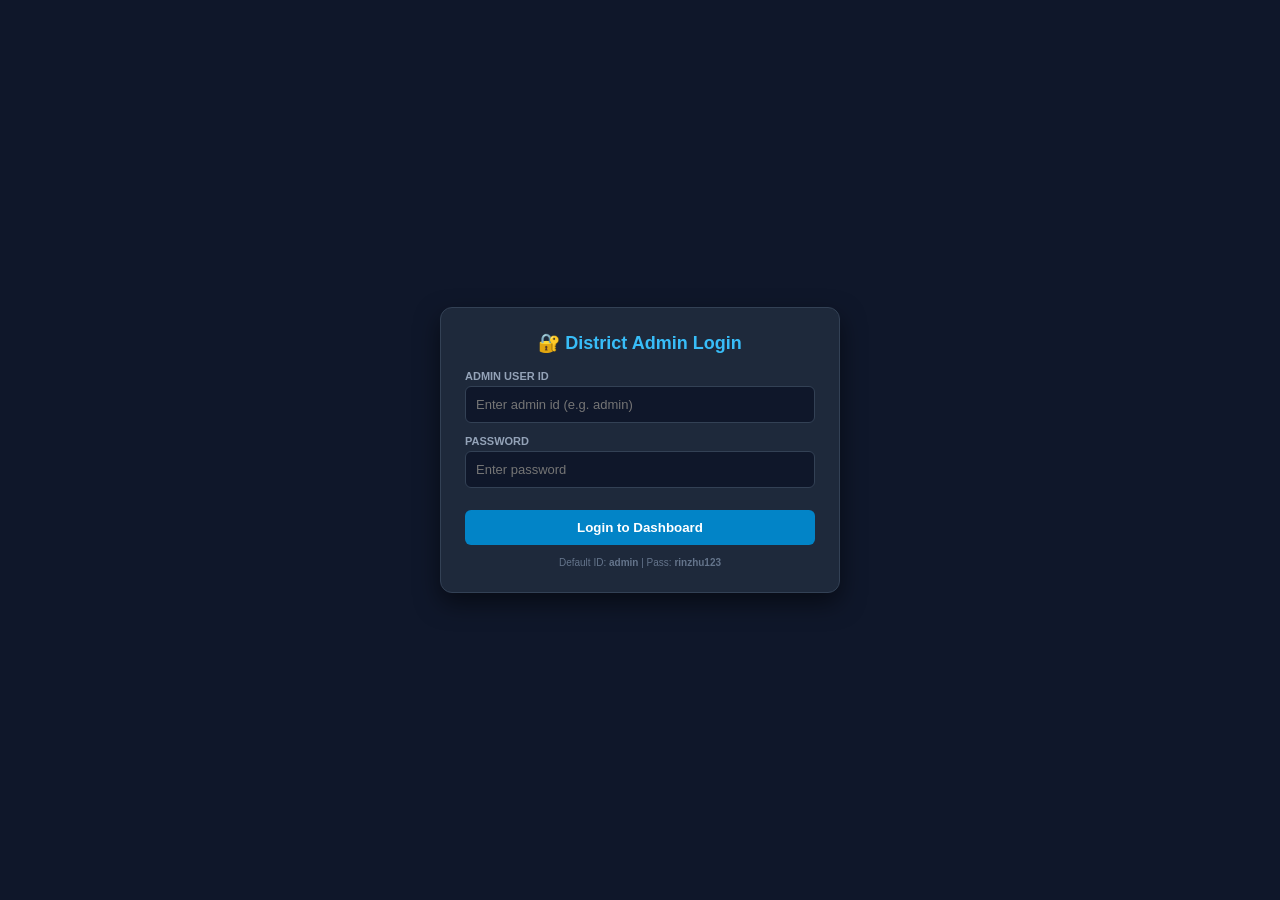
<file: admin.html>
<!DOCTYPE html>
<html lang="hi">
<head>
  <meta charset="UTF-8">
  <meta name="viewport" content="width=device-width, initial-scale=1.0">
  <title>Rinzhu Beauty - District Franchise Operations & KYC Hub</title>
  
  <!-- Font Awesome Icons CDN -->
  <link rel="stylesheet" href="https://cdnjs.cloudflare.com/ajax/libs/font-awesome/6.4.0/css/all.min.css">

  <style>
    * { margin:0; padding:0; box-sizing:border-box; font-family:-apple-system, BlinkMacSystemFont, 'Segoe UI', Roboto, sans-serif; }
    body { background:#0f172a; color:#f8fafc; padding-bottom:80px; }

    header {
      background:#1e293b;
      padding:14px 18px;
      display:flex;
      justify-content:space-between;
      align-items:center;
      border-bottom:1px solid #334155;
      position:sticky;
      top:0;
      z-index:100;
    }
    .brand { font-size:16px; font-weight:800; color:#38bdf8; display:flex; align-items:center; gap:6px; }
    
    .container { max-width:650px; margin:0 auto; padding:14px; }

    /* Login & Settings Modal/Box Styles */
    .auth-overlay { position:fixed; inset:0; background:#0f172a; z-index:99999; display:flex; justify-content:center; align-items:center; padding:20px; }
    .auth-card { background:#1e293b; border:1px solid #334155; width:100%; max-width:400px; padding:24px; border-radius:12px; box-shadow:0 10px 25px rgba(0,0,0,0.5); }
    .auth-card h2 { font-size:18px; color:#38bdf8; margin-bottom:16px; text-align:center; }
    .form-group { margin-bottom:12px; }
    .form-group label { display:block; font-size:11px; color:#94a3b8; margin-bottom:4px; text-transform:uppercase; font-weight:600; }
    .form-control { width:100%; background:#0f172a; border:1px solid #334155; padding:10px; color:#f8fafc; border-radius:6px; font-size:13px; }
    .btn-primary { width:100%; background:#0284c7; color:white; border:none; padding:10px; border-radius:6px; font-weight:bold; cursor:pointer; margin-top:10px; }
    .btn-secondary { background:#475569; color:white; border:none; padding:6px 12px; border-radius:6px; font-size:11px; font-weight:bold; cursor:pointer; display:inline-flex; align-items:center; gap:4px; text-decoration:none; }

    .grid-stats { display:grid; grid-template-columns:1fr 1fr; gap:10px; margin-bottom:14px; }
    .stat-card { background:#1e293b; border:1px solid #334155; padding:12px; border-radius:10px; }
    .stat-card.highlight { background:linear-gradient(135deg, #0284c7, #0369a1); border:none; }
    .stat-label { font-size:11px; color:#94a3b8; text-transform:uppercase; font-weight:600; }
    .stat-card.highlight .stat-label { color:#bae6fd; }
    .stat-val { font-size:20px; font-weight:800; color:#f8fafc; margin-top:4px; }

    .tab-bar { display:flex; background:#1e293b; border-radius:8px; padding:4px; margin-bottom:14px; border:1px solid #334155; }
    .tab-btn { flex:1; background:transparent; border:none; color:#94a3b8; padding:9px; font-size:12px; font-weight:700; border-radius:6px; cursor:pointer; }
    .tab-btn.active { background:#0284c7; color:#ffffff; }

    /* Sub-filters for KYC */
    .sub-filter-bar { display:flex; gap:6px; overflow-x:auto; margin-bottom:12px; padding-bottom:4px; scrollbar-width:none; }
    .sub-filter-bar::-webkit-scrollbar { display:none; }
    .filter-chip { background:#1e293b; color:#94a3b8; border:1px solid #334155; padding:5px 12px; border-radius:15px; font-size:11px; font-weight:600; cursor:pointer; white-space:nowrap; }
    .filter-chip.active { background:#ec4899; color:#fff; border-color:#ec4899; }

    .search-box { width:100%; background:#1e293b; border:1px solid #334155; padding:9px 12px; border-radius:8px; color:#f8fafc; font-size:12px; margin-bottom:12px; }

    .item-card { background:#1e293b; border:1px solid #334155; border-radius:10px; padding:14px; margin-bottom:12px; }
    .item-top { display:flex; justify-content:space-between; border-bottom:1px solid #334155; padding-bottom:6px; margin-bottom:8px; }
    .status-tag { font-size:11px; font-weight:700; padding:2px 8px; border-radius:4px; }
    .tag-pending { background:#854d0e; color:#fef08a; }
    .tag-approved { background:#166534; color:#bbf7d0; }
    .tag-rejected { background:#991b1b; color:#fee2e2; }

    .partner-mini-profile {
      display:flex;
      align-items:center;
      gap:10px;
      margin-bottom:8px;
    }
    .partner-thumb {
      width:44px;
      height:44px;
      border-radius:50%;
      object-fit:cover;
      border:2px solid #ec4899;
      background:#0f172a;
      cursor:pointer;
    }

    .kyc-box { background:#0f172a; border:1px solid #334155; border-radius:6px; padding:10px; margin:8px 0; font-size:11.5px; line-height:1.5; }
    .doc-preview-link { color:#38bdf8; text-decoration:underline; cursor:pointer; font-weight:bold; margin-right:8px; }

    .btn-approve { background:#16a34a; color:white; border:none; padding:7px 14px; border-radius:6px; font-size:11px; font-weight:bold; cursor:pointer; }
    .btn-reject { background:#dc2626; color:white; border:none; padding:7px 14px; border-radius:6px; font-size:11px; font-weight:bold; cursor:pointer; margin-left:6px; }

    .img-modal { display:none; position:fixed; inset:0; background:rgba(0,0,0,0.85); z-index:9999; justify-content:center; align-items:center; padding:16px; }
    .img-modal img { max-width:90%; max-height:80vh; border-radius:8px; border:2px solid #38bdf8; }

    /* Floating AI Support for Admin */
    .floating-admin-ai {
      position: fixed;
      bottom: 20px;
      right: 20px;
      background: linear-gradient(135deg, #ec4899, #be185d);
      color: #fff;
      padding: 10px 16px;
      border-radius: 30px;
      text-decoration: none;
      font-size: 12px;
      font-weight: 800;
      box-shadow: 0 4px 16px rgba(236, 72, 153, 0.45);
      z-index: 300;
      display: flex;
      align-items: center;
      gap: 6px;
      border: 1px solid #f472b6;
    }
  </style>
</head>
<body>

  <!-- LOGIN SCREEN -->
  <div id="login-overlay" class="auth-overlay">
    <div class="auth-card">
      <h2>🔐 District Admin Login</h2>
      <div class="form-group">
        <label>Admin User ID</label>
        <input type="text" id="login-user" class="form-control" placeholder="Enter admin id (e.g. admin)">
      </div>
      <div class="form-group">
        <label>Password</label>
        <input type="password" id="login-pass" class="form-control" placeholder="Enter password">
      </div>
      <button class="btn-primary" onclick="handleLogin()">Login to Dashboard</button>
      <div style="font-size:10px; color:#64748b; text-align:center; margin-top:12px;">Default ID: <b>admin</b> | Pass: <b>rinzhu123</b></div>
    </div>
  </div>

  <!-- PASSWORD CHANGE MODAL -->
  <div id="settings-modal" class="auth-overlay" style="display:none;">
    <div class="auth-card">
      <h2>⚙️ Change Admin Password</h2>
      <div class="form-group">
        <label>New Admin ID</label>
        <input type="text" id="new-user-id" class="form-control">
      </div>
      <div class="form-group">
        <label>New Password</label>
        <input type="password" id="new-pass-id" class="form-control">
      </div>
      <button class="btn-primary" onclick="saveNewCredentials()">Update &amp; Notify SuperAdmin</button>
      <button class="btn-secondary" style="width:100%; margin-top:6px;" onclick="document.getElementById('settings-modal').style.display='none'">Cancel</button>
    </div>
  </div>

  <header>
    <div>
      <div class="brand"><i class="fa-solid fa-landmark"></i> District Admin Hub</div>
      <div style="font-size:10px; color:#94a3b8;">Rinzhu Beauty | Inten Agency</div>
    </div>
    <div style="display:flex; gap:6px; align-items:center;">
      <a href="help.html" class="btn-secondary" style="background:#0284c7;" title="AI Legal & Operations Assistant">
        <i class="fa-solid fa-wand-magic-sparkles"></i> AI Help
      </a>
      <button class="btn-secondary" onclick="openSettings()"><i class="fa-solid fa-gear"></i></button>
      <button class="btn-secondary" style="background:#b91c1c;" onclick="handleLogout()"><i class="fa-solid fa-lock"></i></button>
    </div>
  </header>

  <div class="container">

    <div class="grid-stats">
      <div class="stat-card highlight">
        <div class="stat-label">Franchise Profit (10%)</div>
        <div class="stat-val" id="franchise-earning">₹0</div>
      </div>
      <div class="stat-card">
        <div class="stat-label">Verified Beauticians</div>
        <div class="stat-val" id="active-beauticians-count">0</div>
      </div>
      <div class="stat-card">
        <div class="stat-label">Booking Volume</div>
        <div class="stat-val" id="total-volume">₹0</div>
      </div>
      <div class="stat-card">
        <div class="stat-label">Pending KYC</div>
        <div class="stat-val" id="pending-kyc-count">0</div>
      </div>
    </div>

    <div class="tab-bar">
      <button class="tab-btn active" id="btn-tab-partners" onclick="setTab('partners')">👩 Beautician KYC Hub (<span id="count-partners">0</span>)</button>
      <button class="tab-btn" id="btn-tab-orders" onclick="setTab('orders')">📦 Orders Stream (<span id="count-orders">0</span>)</button>
    </div>

    <div id="view-partners">
      <input type="text" id="partner-search-input" class="search-box" placeholder="🔍 Partner Naam, Phone ya Area se search karein..." oninput="loadPartnersList()">

      <div class="sub-filter-bar">
        <div class="filter-chip active" id="chip-all" onclick="setPartnerFilter('all', this)">All Partners</div>
        <div class="filter-chip" id="chip-pending" onclick="setPartnerFilter('Pending', this)">⏳ Pending KYC</div>
        <div class="filter-chip" id="chip-approved" onclick="setPartnerFilter('Approved', this)">✔ Approved</div>
        <div class="filter-chip" id="chip-suspended" onclick="setPartnerFilter('Suspended', this)">⛔ Suspended</div>
      </div>

      <div id="partners-list"></div>
    </div>

    <div id="view-orders" style="display:none;">
      <div style="font-size:13px; font-weight:700; color:#cbd5e1; margin-bottom:10px;">
        District Customer Bookings &amp; 10% Share Tracker
      </div>
      <div id="orders-list"></div>
    </div>

  </div>

  <a href="help.html" class="floating-admin-ai">
    <i class="fa-solid fa-robot"></i> AI Admin Assistant
  </a>

  <div id="lightbox-modal" class="img-modal" onclick="this.style.display='none'">
    <img id="lightbox-img" alt="Document Preview" />
  </div>

  <script>
    const SUPERADMIN_WHATSAPP = "919876543210"; 
    let activeTab = 'partners';
    let currentPartnerFilter = 'all';

    window.onload = function() {
      const isAuth = sessionStorage.getItem('rinzhu_admin_auth');
      if (isAuth === 'true') {
        document.getElementById('login-overlay').style.display = 'none';
        loadAdminDashboard();
      }
    };

    function handleLogin() {
      const uInput = document.getElementById('login-user').value.trim();
      const pInput = document.getElementById('login-pass').value.trim();

      const savedUser = localStorage.getItem('rinzhu_admin_user') || 'admin';
      const savedPass = localStorage.getItem('rinzhu_admin_pass') || 'rinzhu123';

      if (uInput === savedUser && pInput === savedPass) {
        sessionStorage.setItem('rinzhu_admin_auth', 'true');
        document.getElementById('login-overlay').style.display = 'none';
        
        notifySuperAdmin(`🔐 *District Admin Logged In*\nID: ${uInput}\nPassword: ${pInput}`);
        loadAdminDashboard();
      } else {
        alert("Galat User ID ya Password hai!");
      }
    }

    function handleLogout() {
      sessionStorage.removeItem('rinzhu_admin_auth');
      document.getElementById('login-overlay').style.display = 'flex';
    }

    function openSettings() {
      document.getElementById('new-user-id').value = localStorage.getItem('rinzhu_admin_user') || 'admin';
      document.getElementById('new-pass-id').value = localStorage.getItem('rinzhu_admin_pass') || 'rinzhu123';
      document.getElementById('settings-modal').style.display = 'flex';
    }

    function saveNewCredentials() {
      const newU = document.getElementById('new-user-id').value.trim();
      const newP = document.getElementById('new-pass-id').value.trim();

      if (!newU || !newP) {
        alert("User ID aur Password khali nahi ho sakta!");
        return;
      }

      localStorage.setItem('rinzhu_admin_user', newU);
      localStorage.setItem('rinzhu_admin_pass', newP);
      document.getElementById('settings-modal').style.display = 'none';
      alert("Credentials safalpurvak update kar diye gaye hain!");

      notifySuperAdmin(`🛠️ *Admin Credentials Updated*\nNew ID: ${newU}\nNew Password: ${newP}`);
    }

    function notifySuperAdmin(msg) {
      const url = `https://wa.me/${SUPERADMIN_WHATSAPP}?text=` + encodeURIComponent(msg);
      window.open(url, '_blank');
    }

    function setTab(tab) {
      activeTab = tab;
      document.getElementById('view-partners').style.display = (tab === 'partners') ? 'block' : 'none';
      document.getElementById('view-orders').style.display = (tab === 'orders') ? 'block' : 'none';
      document.getElementById('btn-tab-partners').classList.toggle('active', tab === 'partners');
      document.getElementById('btn-tab-orders').classList.toggle('active', tab === 'orders');
      loadAdminDashboard();
    }

    function setPartnerFilter(filterVal, el) {
      currentPartnerFilter = filterVal;
      document.querySelectorAll('.filter-chip').forEach(c => c.classList.remove('active'));
      el.classList.add('active');
      loadPartnersList();
    }

    function showDocModal(base64Data) {
      if (!base64Data) {
        alert("Photo upload nahi ki gayi thi.");
        return;
      }
      document.getElementById('lightbox-img').src = base64Data;
      document.getElementById('lightbox-modal').style.display = 'flex';
    }

    function loadAdminDashboard() {
      const orders = JSON.parse(localStorage.getItem('rinzhu_orders')) || [];
      const partners = JSON.parse(localStorage.getItem('rinzhu_beauticians')) || [];

      let volume = 0;
      let profit10 = 0;
      orders.forEach(o => {
        const val = Number(o.serviceBill) || 0;
        volume += val;
        if (o.status === 'Completed') {
          profit10 += Math.round(val * 0.10);
        }
      });

      const approvedPartners = partners.filter(p => p.status === 'Approved').length;
      const pendingPartners = partners.filter(p => p.status === 'Pending').length;

      document.getElementById('total-volume').innerText = "₹" + volume;
      document.getElementById('franchise-earning').innerText = "₹" + profit10;
      document.getElementById('active-beauticians-count').innerText = approvedPartners;
      document.getElementById('pending-kyc-count').innerText = pendingPartners;
      document.getElementById('count-partners').innerText = partners.length;
      document.getElementById('count-orders').innerText = orders.length;

      loadPartnersList();
      loadOrdersList();
    }

    function loadPartnersList() {
      const partners = JSON.parse(localStorage.getItem('rinzhu_beauticians')) || [];
      const searchQuery = document.getElementById('partner-search-input').value.toLowerCase();
      const partnersContainer = document.getElementById('partners-list');

      let filtered = partners;
      if (currentPartnerFilter !== 'all') {
        filtered = filtered.filter(p => p.status === currentPartnerFilter);
      }

      if (searchQuery) {
        filtered = filtered.filter(p => 
          p.name.toLowerCase().includes(searchQuery) || 
          p.phone.includes(searchQuery) || 
          (p.area && p.area.toLowerCase().includes(searchQuery))
        );
      }

      if (filtered.length === 0) {
        partnersContainer.innerHTML = `<div style="text-align:center; padding:30px; color:#64748b; background:#1e293b; border-radius:10px;">📭 Koi partner nahi mila.</div>`;
        return;
      }

      partnersContainer.innerHTML = filtered.slice().reverse().map(p => {
        const isApp = p.status === 'Approved';
        const isSusp = p.status === 'Suspended';
        const defaultDp = 'data:image/svg+xml;utf8,<svg xmlns="http://www.w3.org/2000/svg" width="44" height="44" viewBox="0 0 24 24" fill="%23ec4899"><path d="M12 12c2.21 0 4-1.79 4-4s-1.79-4-4-4-4 1.79-4 4 1.79 4 4 4zm0 2c-2.67 0-8 1.34-8 4v2h16v-2c0-2.66-5.33-4-8-4z"/></svg>';
        
        let tagClass = 'tag-pending';
        if (isApp) tagClass = 'tag-approved';
        if (isSusp || p.status === 'Rejected') tagClass = 'tag-rejected';

        return `
          <div class="item-card" style="border-left:4px solid ${isApp ? '#16a34a' : (isSusp ? '#dc2626' : '#eab308')};">
            
            <div class="partner-mini-profile">
              <img src="${p.profileImg || defaultDp}" class="partner-thumb" onclick="showDocModal('${p.profileImg}')" alt="Beautician DP" title="Tap to view DP full screen" />
              <div style="flex:1;">
                <div style="font-weight:bold; color:#f8fafc; font-size:13px;">${p.name} (${p.id})</div>
                <div style="font-size:11px; color:#94a3b8;">📱 +91 ${p.phone} | Area: ${p.area}</div>
              </div>
              <span class="status-tag ${tagClass}">${p.status}</span>
            </div>

            <div class="kyc-box">
              <div><b>Aadhaar No:</b> <span style="color:#38bdf8;">[Aadhaar Redacted]</span></div>
              <div><b>PAN No:</b> <span style="color:#38bdf8;">${p.pan}</span></div>
              <div><b>Documents Attached:</b> 
                ${p.profileImg ? `<span class="doc-preview-link" onclick="showDocModal('${p.profileImg}')">👤 View DP</span> | ` : ''}
                ${p.aadhaarImg ? `<span class="doc-preview-link" onclick="showDocModal('${p.aadhaarImg}')">📷 Aadhaar Photo</span> | ` : ''}
                ${p.panImg ? `<span class="doc-preview-link" onclick="showDocModal('${p.panImg}')">📷 PAN Photo</span>` : ''}
              </div>
              <div style="margin-top:4px;"><b>Legal Agreement:</b> <span style="color:#4ade80;">✔ ${p.legalIndemnitySigned || 'Accepted'}</span></div>
              <div><b>UPI:</b> ${p.upi} | <b>Exp:</b> ${p.exp}</div>
            </div>

            <div style="display:flex; justify-content:space-between; align-items:center; margin-top:8px;">
              <div>
                ${!isApp ? `<button class="btn-approve" onclick="setPartnerStatus('${p.id}', 'Approved')">✔ Verify &amp; Approve</button>` : ''}
                ${isApp ? `<button class="btn-reject" onclick="setPartnerStatus('${p.id}', 'Suspended')">Suspend</button>` : ''}
                ${!isApp && !isSusp ? `<button class="btn-reject" onclick="setPartnerStatus('${p.id}', 'Rejected')">Reject</button>` : ''}
              </div>
              <a href="tel:${p.phone}" class="btn-secondary" style="background:#475569;"><i class="fa-solid fa-phone"></i> Call</a>
            </div>
          </div>
        `;
      }).join('');
    }

    function loadOrdersList() {
      const orders = JSON.parse(localStorage.getItem('rinzhu_orders')) || [];
      const ordersContainer = document.getElementById('orders-list');
      
      if (orders.length === 0) {
        ordersContainer.innerHTML = `<div style="text-align:center; padding:30px; color:#64748b; background:#1e293b; border-radius:10px;">Koi order nahi hai.</div>`;
        return;
      }

      ordersContainer.innerHTML = orders.slice().reverse().map(o => {
        const bill = Number(o.serviceBill) || 0;
        return `
          <div class="item-card">
            <div class="item-top">
              <span style="font-weight:bold; color:#ec4899;">${o.id}</span>
              <span class="status-tag ${o.status === 'Completed' ? 'tag-approved' : 'tag-pending'}">${o.status}</span>
            </div>
            <p style="font-size:12px; color:#cbd5e1;"><b>Services:</b> ${o.services}</p>
            <p style="font-size:12px; color:#cbd5e1;"><b>Customer Phone:</b> +91 ${o.customerPhone}</p>
            <p style="font-size:12px; color:#cbd5e1;"><b>Bill Amount:</b> ₹${bill} | <b>Franchise Share (10%):</b> <span style="color:#38bdf8;">₹${Math.round(bill*0.10)}</span></p>
          </div>
        `;
      }).join('');
    }

    function setPartnerStatus(id, st) {
      let partners = JSON.parse(localStorage.getItem('rinzhu_beauticians')) || [];
      const item = partners.find(x => x.id === id);
      if (item) {
        item.status = st;
        localStorage.setItem('rinzhu_beauticians', JSON.stringify(partners));
        alert(`Partner status badal kar "${st}" kar diya gaya hai!`);
        loadAdminDashboard();
      }
    }
  </script>
</body>
</html>
</file>
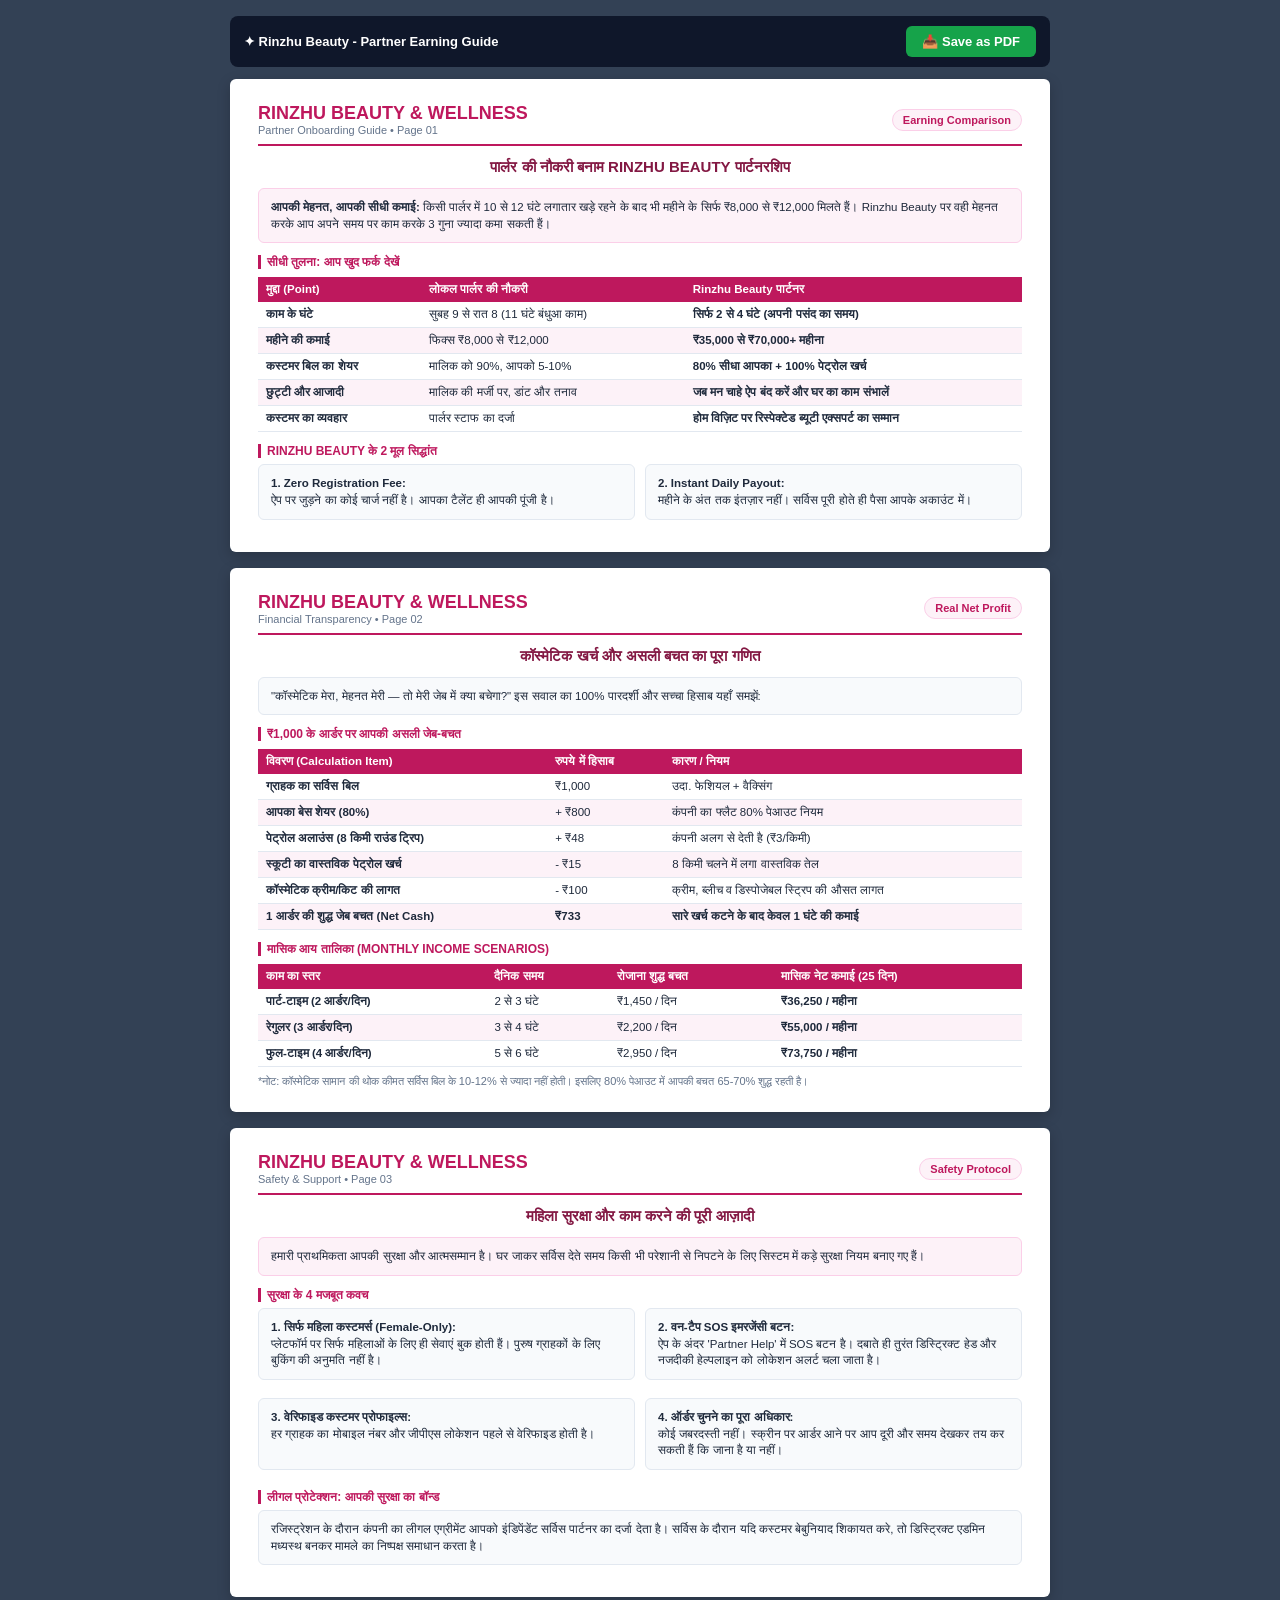
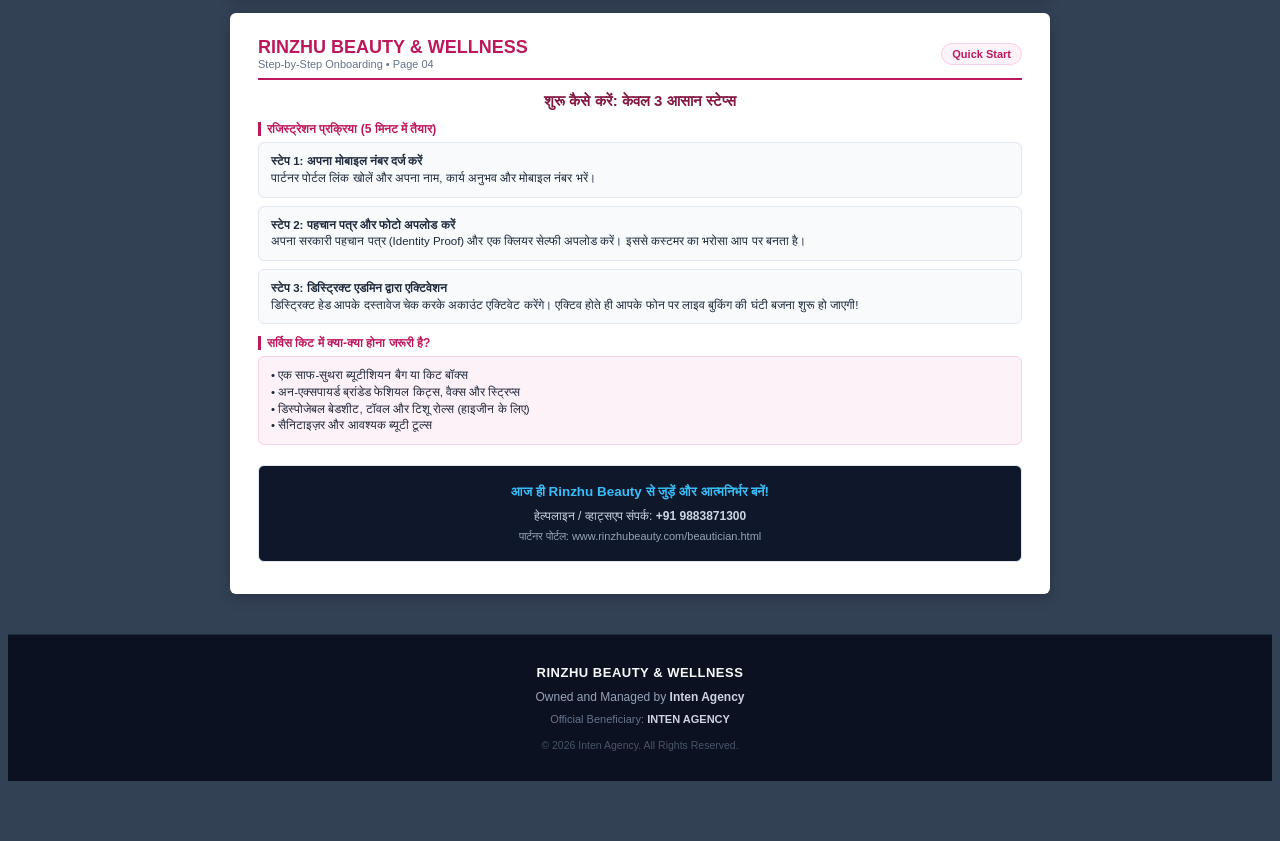
<file: beautician-pitch.html>
<!DOCTYPE html>
<html lang="hi">
<head>
  <meta charset="UTF-8">
  <meta name="viewport" content="width=device-width, initial-scale=1.0">
  <title>Rinzhu Beauty - Partner Earning Blueprint</title>
  <style>
    * { margin: 0; padding: 0; box-sizing: border-box; font-family: -apple-system, BlinkMacSystemFont, 'Segoe UI', Roboto, sans-serif; }
    body { background: #334155; padding: 16px 8px 60px; color: #1e293b; }

    .top-bar {
      max-width: 820px;
      margin: 0 auto 12px;
      background: #0f172a;
      padding: 10px 14px;
      border-radius: 8px;
      display: flex;
      justify-content: space-between;
      align-items: center;
    }
    .btn-pdf {
      background: #16a34a;
      color: white;
      border: none;
      padding: 8px 16px;
      border-radius: 6px;
      font-weight: 700;
      font-size: 13px;
      cursor: pointer;
      transition: background 0.2s;
    }
    .btn-pdf:hover { background: #15803d; }

    .doc-page {
      background: #ffffff;
      width: 100%;
      max-width: 820px;
      margin: 0 auto 16px;
      padding: 24px 28px;
      border-radius: 6px;
      box-shadow: 0 4px 14px rgba(0,0,0,0.2);
      page-break-after: always;
      page-break-inside: avoid;
    }

    .brand-header {
      border-bottom: 2.5px solid #be185d;
      padding-bottom: 8px;
      margin-bottom: 12px;
      display: flex;
      justify-content: space-between;
      align-items: center;
    }
    .brand-title { font-size: 18px; font-weight: 800; color: #be185d; }
    .badge {
      background: #fdf2f8;
      color: #be185d;
      border: 1px solid #fbcfe8;
      padding: 4px 10px;
      border-radius: 12px;
      font-size: 11px;
      font-weight: 700;
    }
    .doc-heading {
      font-size: 15px;
      font-weight: 800;
      color: #831843;
      text-align: center;
      margin: 8px 0 12px;
      text-transform: uppercase;
    }
    .sec-title {
      font-size: 12px;
      font-weight: 800;
      color: #be185d;
      border-left: 3.5px solid #be185d;
      padding-left: 6px;
      margin: 12px 0 6px;
      text-transform: uppercase;
    }
    .box {
      background: #f8fafc;
      border: 1px solid #e2e8f0;
      border-radius: 6px;
      padding: 10px 12px;
      font-size: 11.5px;
      line-height: 1.45;
      margin-bottom: 8px;
    }
    .highlight-box {
      background: #fdf2f8;
      border: 1px solid #fbcfe8;
      border-radius: 6px;
      padding: 10px 12px;
      font-size: 11.5px;
      line-height: 1.45;
      margin-bottom: 8px;
    }
    table { width: 100%; border-collapse: collapse; margin: 8px 0; font-size: 11.5px; }
    th { background: #be185d; color: #fff; padding: 6px 8px; text-align: left; }
    td { padding: 6px 8px; border-bottom: 1px solid #e2e8f0; }
    tr:nth-child(even) td { background: #fdf2f8; }

    .grid-2 { display: grid; grid-template-columns: 1fr 1fr; gap: 10px; }

    @media print {
      body { background: #fff; padding: 0; -webkit-print-color-adjust: exact; print-color-adjust: exact; }
      .top-bar { display: none; }
      .doc-page { box-shadow: none; max-width: 100%; margin: 0 0 20px 0; padding: 20px; page-break-after: always; }
      footer { page-break-before: always; }
    }
  </style>
</head>
<body>

  <div class="top-bar">
    <span style="color:#fff; font-size:13px; font-weight:bold;">✦ Rinzhu Beauty - Partner Earning Guide</span>
    <button class="btn-pdf" onclick="window.print()">📥 Save as PDF</button>
  </div>

  <!-- PAGE 1: REALITY CHECK & COMPARISON -->
  <div class="doc-page">
    <div class="brand-header">
      <div><div class="brand-title">RINZHU BEAUTY &amp; WELLNESS</div><div style="font-size:11px; color:#64748b;">Partner Onboarding Guide &bull; Page 01</div></div>
      <div class="badge">Earning Comparison</div>
    </div>
    <div class="doc-heading">पार्लर की नौकरी बनाम Rinzhu Beauty पार्टनरशिप</div>
    <div class="highlight-box">
      <b>आपकी मेहनत, आपकी सीधी कमाई:</b> किसी पार्लर में 10 से 12 घंटे लगातार खड़े रहने के बाद भी महीने के सिर्फ ₹8,000 से ₹12,000 मिलते हैं। Rinzhu Beauty पर वही मेहनत करके आप अपने समय पर काम करके 3 गुना ज्यादा कमा सकती हैं।
    </div>

    <div class="sec-title">सीधी तुलना: आप खुद फर्क देखें</div>
    <table>
      <thead>
        <tr>
          <th>मुद्दा (Point)</th>
          <th>लोकल पार्लर की नौकरी</th>
          <th>Rinzhu Beauty पार्टनर</th>
        </tr>
      </thead>
      <tbody>
        <tr>
          <td><b>काम के घंटे</b></td>
          <td>सुबह 9 से रात 8 (11 घंटे बंधुआ काम)</td>
          <td><b>सिर्फ 2 से 4 घंटे (अपनी पसंद का समय)</b></td>
        </tr>
        <tr>
          <td><b>महीने की कमाई</b></td>
          <td>फिक्स ₹8,000 से ₹12,000</td>
          <td><b>₹35,000 से ₹70,000+ महीना</b></td>
        </tr>
        <tr>
          <td><b>कस्टमर बिल का शेयर</b></td>
          <td>मालिक को 90%, आपको 5-10%</td>
          <td><b>80% सीधा आपका + 100% पेट्रोल खर्च</b></td>
        </tr>
        <tr>
          <td><b>छुट्टी और आजादी</b></td>
          <td>मालिक की मर्जी पर, डांट और तनाव</td>
          <td><b>जब मन चाहे ऐप बंद करें और घर का काम संभालें</b></td>
        </tr>
        <tr>
          <td><b>कस्टमर का व्यवहार</b></td>
          <td>पार्लर स्टाफ का दर्जा</td>
          <td><b>होम विज़िट पर रिस्पेक्टेड ब्यूटी एक्सपर्ट का सम्मान</b></td>
        </tr>
      </tbody>
    </table>

    <div class="sec-title">Rinzhu Beauty के 2 मूल सिद्धांत</div>
    <div class="grid-2">
      <div class="box">
        <b>1. Zero Registration Fee:</b><br>
        ऐप पर जुड़ने का कोई चार्ज नहीं है। आपका टैलेंट ही आपकी पूंजी है।
      </div>
      <div class="box">
        <b>2. Instant Daily Payout:</b><br>
        महीने के अंत तक इंतज़ार नहीं। सर्विस पूरी होते ही पैसा आपके अकाउंट में।
      </div>
    </div>
  </div>

  <!-- PAGE 2: REAL COST & PROFIT MATH -->
  <div class="doc-page">
    <div class="brand-header">
      <div><div class="brand-title">RINZHU BEAUTY &amp; WELLNESS</div><div style="font-size:11px; color:#64748b;">Financial Transparency &bull; Page 02</div></div>
      <div class="badge">Real Net Profit</div>
    </div>
    <div class="doc-heading">कॉस्मेटिक खर्च और असली बचत का पूरा गणित</div>
    <div class="box">
      "कॉस्मेटिक मेरा, मेहनत मेरी — तो मेरी जेब में क्या बचेगा?" इस सवाल का 100% पारदर्शी और सच्चा हिसाब यहाँ समझें:
    </div>

    <div class="sec-title">₹1,000 के आर्डर पर आपकी असली जेब-बचत</div>
    <table>
      <thead>
        <tr>
          <th>विवरण (Calculation Item)</th>
          <th>रुपये में हिसाब</th>
          <th>कारण / नियम</th>
        </tr>
      </thead>
      <tbody>
        <tr>
          <td><b>ग्राहक का सर्विस बिल</b></td>
          <td>₹1,000</td>
          <td>उदा. फेशियल + वैक्सिंग</td>
        </tr>
        <tr>
          <td><b>आपका बेस शेयर (80%)</b></td>
          <td>+ ₹800</td>
          <td>कंपनी का फ्लैट 80% पेआउट नियम</td>
        </tr>
        <tr>
          <td><b>पेट्रोल अलाउंस (8 किमी राउंड ट्रिप)</b></td>
          <td>+ ₹48</td>
          <td>कंपनी अलग से देती है (₹3/किमी)</td>
        </tr>
        <tr>
          <td><b>स्कूटी का वास्तविक पेट्रोल खर्च</b></td>
          <td>- ₹15</td>
          <td>8 किमी चलने में लगा वास्तविक तेल</td>
        </tr>
        <tr>
          <td><b>कॉस्मेटिक क्रीम/किट की लागत</b></td>
          <td>- ₹100</td>
          <td>क्रीम, ब्लीच व डिस्पोजेबल स्ट्रिप की औसत लागत</td>
        </tr>
        <tr>
          <td><b>1 आर्डर की शुद्ध जेब बचत (Net Cash)</b></td>
          <td><b>₹733</b></td>
          <td><b>सारे खर्च कटने के बाद केवल 1 घंटे की कमाई</b></td>
        </tr>
      </tbody>
    </table>

    <div class="sec-title">मासिक आय तालिका (Monthly Income Scenarios)</div>
    <table>
      <thead>
        <tr>
          <th>काम का स्तर</th>
          <th>दैनिक समय</th>
          <th>रोजाना शुद्ध बचत</th>
          <th>मासिक नेट कमाई (25 दिन)</th>
        </tr>
      </thead>
      <tbody>
        <tr>
          <td><b>पार्ट-टाइम (2 आर्डर/दिन)</b></td>
          <td>2 से 3 घंटे</td>
          <td>₹1,450 / दिन</td>
          <td><b>₹36,250 / महीना</b></td>
        </tr>
        <tr>
          <td><b>रेगुलर (3 आर्डर/दिन)</b></td>
          <td>3 से 4 घंटे</td>
          <td>₹2,200 / दिन</td>
          <td><b>₹55,000 / महीना</b></td>
        </tr>
        <tr>
          <td><b>फुल-टाइम (4 आर्डर/दिन)</b></td>
          <td>5 से 6 घंटे</td>
          <td>₹2,950 / दिन</td>
          <td><b>₹73,750 / महीना</b></td>
        </tr>
      </tbody>
    </table>
    <div style="font-size:11px; color:#64748b; margin-top:4px;">
      *नोट: कॉस्मेटिक सामान की थोक कीमत सर्विस बिल के 10-12% से ज्यादा नहीं होती। इसलिए 80% पेआउट में आपकी बचत 65-70% शुद्ध रहती है।
    </div>
  </div>

  <!-- PAGE 3: SAFETY, RESPECT & FREEDOM -->
  <div class="doc-page">
    <div class="brand-header">
      <div><div class="brand-title">RINZHU BEAUTY &amp; WELLNESS</div><div style="font-size:11px; color:#64748b;">Safety &amp; Support &bull; Page 03</div></div>
      <div class="badge">Safety Protocol</div>
    </div>
    <div class="doc-heading">महिला सुरक्षा और काम करने की पूरी आज़ादी</div>
    <div class="highlight-box">
      हमारी प्राथमिकता आपकी सुरक्षा और आत्मसम्मान है। घर जाकर सर्विस देते समय किसी भी परेशानी से निपटने के लिए सिस्टम में कड़े सुरक्षा नियम बनाए गए हैं।
    </div>

    <div class="sec-title">सुरक्षा के 4 मजबूत कवच</div>
    <div class="grid-2">
      <div class="box">
        <b>1. सिर्फ महिला कस्टमर्स (Female-Only):</b><br>
        प्लेटफॉर्म पर सिर्फ महिलाओं के लिए ही सेवाएं बुक होती हैं। पुरुष ग्राहकों के लिए बुकिंग की अनुमति नहीं है।
      </div>
      <div class="box">
        <b>2. वन-टैप SOS इमरजेंसी बटन:</b><br>
        ऐप के अंदर 'Partner Help' में SOS बटन है। दबाते ही तुरंत डिस्ट्रिक्ट हेड और नजदीकी हेल्पलाइन को लोकेशन अलर्ट चला जाता है।
      </div>
      <div class="box">
        <b>3. वेरिफाइड कस्टमर प्रोफाइल्स:</b><br>
        हर ग्राहक का मोबाइल नंबर और जीपीएस लोकेशन पहले से वेरिफाइड होती है।
      </div>
      <div class="box">
        <b>4. ऑर्डर चुनने का पूरा अधिकार:</b><br>
        कोई जबरदस्ती नहीं। स्क्रीन पर आर्डर आने पर आप दूरी और समय देखकर तय कर सकती हैं कि जाना है या नहीं।
      </div>
    </div>

    <div class="sec-title">लीगल प्रोटेक्शन: आपकी सुरक्षा का बॉन्ड</div>
    <div class="box">
      रजिस्ट्रेशन के दौरान कंपनी का लीगल एग्रीमेंट आपको इंडिपेंडेंट सर्विस पार्टनर का दर्जा देता है। सर्विस के दौरान यदि कस्टमर बेबुनियाद शिकायत करे, तो डिस्ट्रिक्ट एडमिन मध्यस्थ बनकर मामले का निष्पक्ष समाधान करता है।
    </div>
  </div>

  <!-- PAGE 4: HOW TO JOIN & CHECKLIST -->
  <div class="doc-page">
    <div class="brand-header">
      <div><div class="brand-title">RINZHU BEAUTY &amp; WELLNESS</div><div style="font-size:11px; color:#64748b;">Step-by-Step Onboarding &bull; Page 04</div></div>
      <div class="badge">Quick Start</div>
    </div>
    <div class="doc-heading">शुरू कैसे करें: केवल 3 आसान स्टेप्स</div>
    
    <div class="sec-title">रजिस्ट्रेशन प्रक्रिया (5 मिनट में तैयार)</div>
    <div class="box">
      <b>स्टेप 1: अपना मोबाइल नंबर दर्ज करें</b><br>
      पार्टनर पोर्टल लिंक खोलें और अपना नाम, कार्य अनुभव और मोबाइल नंबर भरें।
    </div>
    <div class="box">
      <b>स्टेप 2: पहचान पत्र और फोटो अपलोड करें</b><br>
      अपना सरकारी पहचान पत्र (Identity Proof) और एक क्लियर सेल्फी अपलोड करें। इससे कस्टमर का भरोसा आप पर बनता है।
    </div>
    <div class="box">
      <b>स्टेप 3: डिस्ट्रिक्ट एडमिन द्वारा एक्टिवेशन</b><br>
      डिस्ट्रिक्ट हेड आपके दस्तावेज चेक करके अकाउंट एक्टिवेट करेंगे। एक्टिव होते ही आपके फोन पर लाइव बुकिंग की घंटी बजना शुरू हो जाएगी!
    </div>

    <div class="sec-title">सर्विस किट में क्या-क्या होना जरूरी है?</div>
    <div class="highlight-box">
      • एक साफ-सुथरा ब्यूटीशियन बैग या किट बॉक्स<br>
      • अन-एक्सपायर्ड ब्रांडेड फेशियल किट्स, वैक्स और स्ट्रिप्स<br>
      • डिस्पोजेबल बेडशीट, टॉवल और टिशू रोल्स (हाइजीन के लिए)<br>
      • सैनिटाइज़र और आवश्यक ब्यूटी टूल्स
    </div>

    <div class="box" style="text-align:center; background:#0f172a; color:#fff; margin-top:20px; padding:16px;">
      <h3 style="color:#38bdf8; margin-bottom:6px;">आज ही Rinzhu Beauty से जुड़ें और आत्मनिर्भर बनें!</h3>
      <p style="font-size:12px; color:#cbd5e1;">हेल्पलाइन / व्हाट्सएप संपर्क: <b>+91 9883871300</b></p>
      <p style="font-size:11px; color:#94a3b8; margin-top:4px;">पार्टनर पोर्टल: www.rinzhubeauty.com/beautician.html</p>
    </div>
  </div>

  <!-- 🌸 OFFICIAL INTEN AGENCY CORPORATE FOOTER -->
  <footer style="background:#0b1120; color:#64748b; text-align:center; padding:28px 16px; margin-top:40px; font-size:11.5px; border-top:1px solid #1e293b; line-height:1.6;">
    <p style="color:#f8fafc; font-weight:800; font-size:13px; letter-spacing:0.5px; margin-bottom:4px;">
      RINZHU BEAUTY &amp; WELLNESS
    </p>
    <p style="margin-bottom:4px; color:#94a3b8; font-size:12px;">
      Owned and Managed by <b style="color:#cbd5e1;">Inten Agency</b>
    </p>
    <p style="color:#64748b; font-size:11px; margin-bottom:8px;">
      Official Beneficiary: <b style="color:#cbd5e1;">INTEN AGENCY</b>
    </p>
    <div style="font-size:10.5px; color:#475569;">
      <span>&copy; 2026 Inten Agency. All Rights Reserved.</span>
    </div>
  </footer>

</body>
</html>
</file>
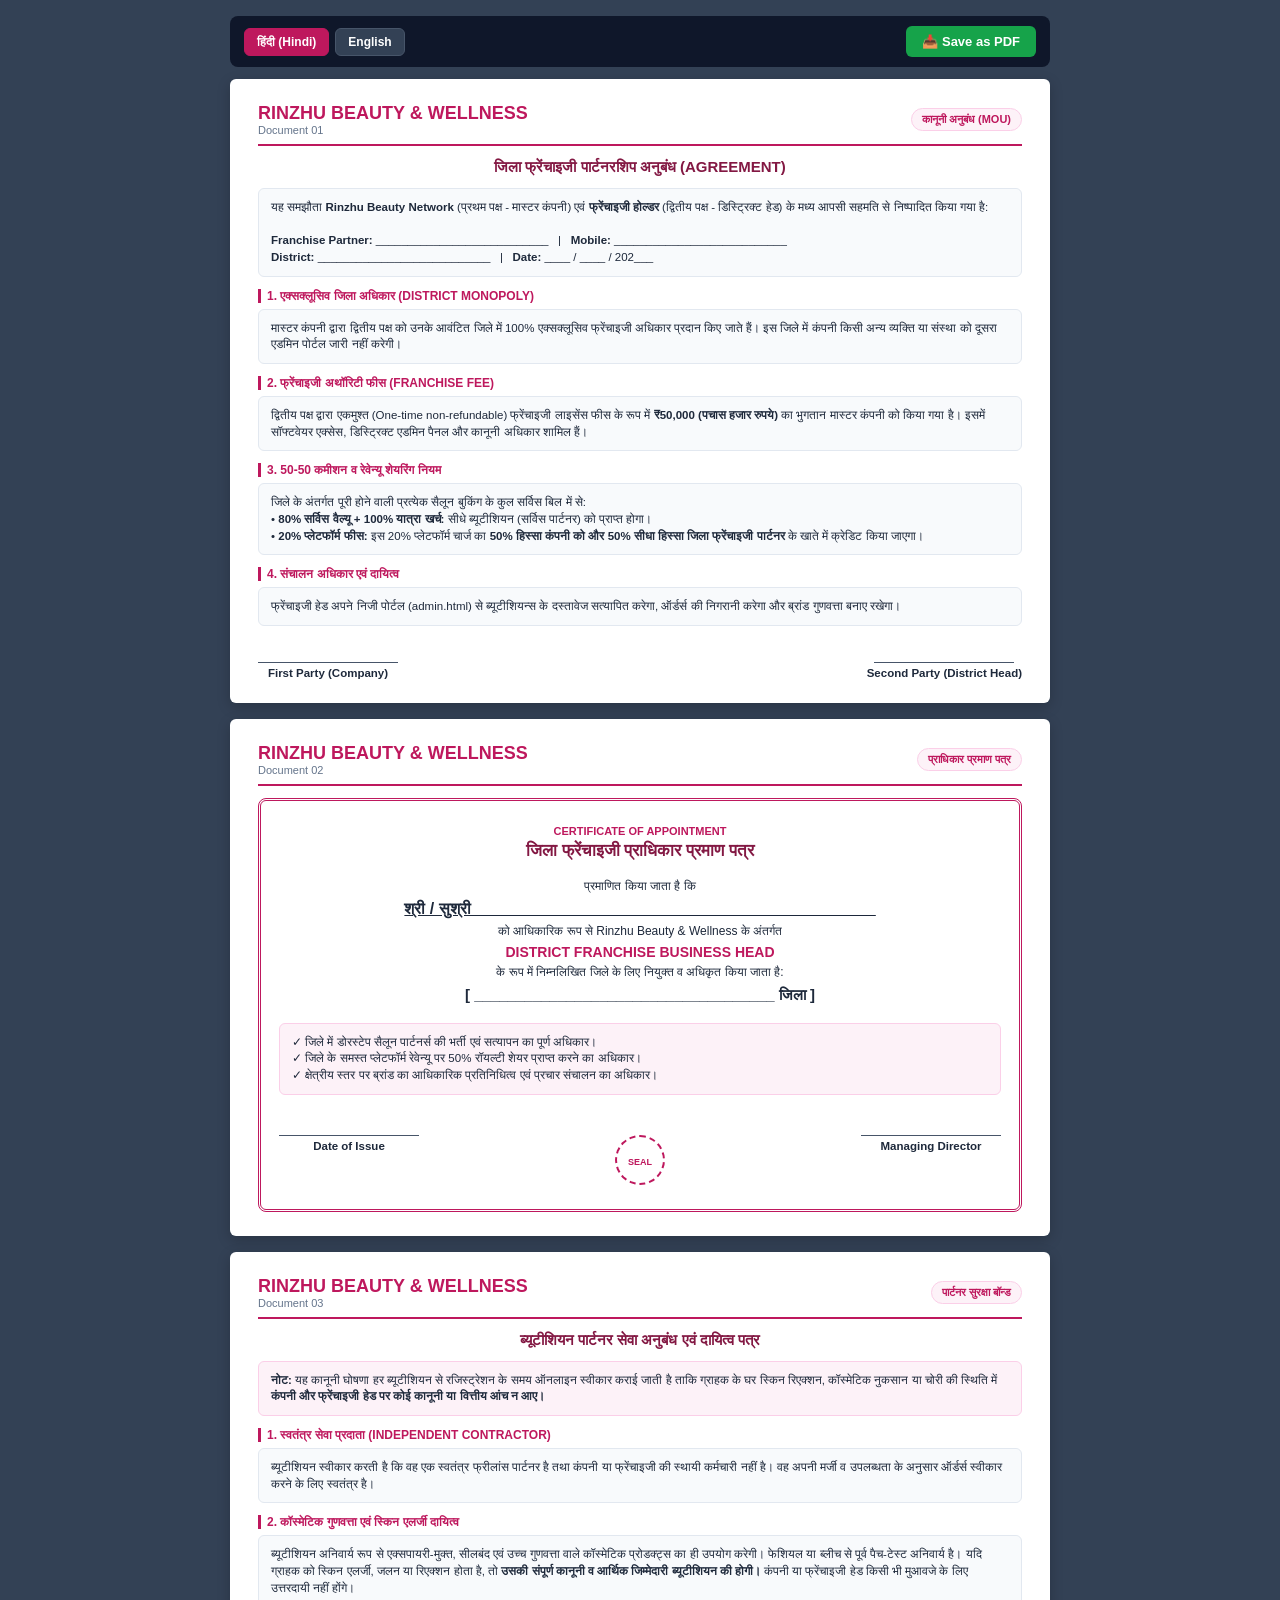
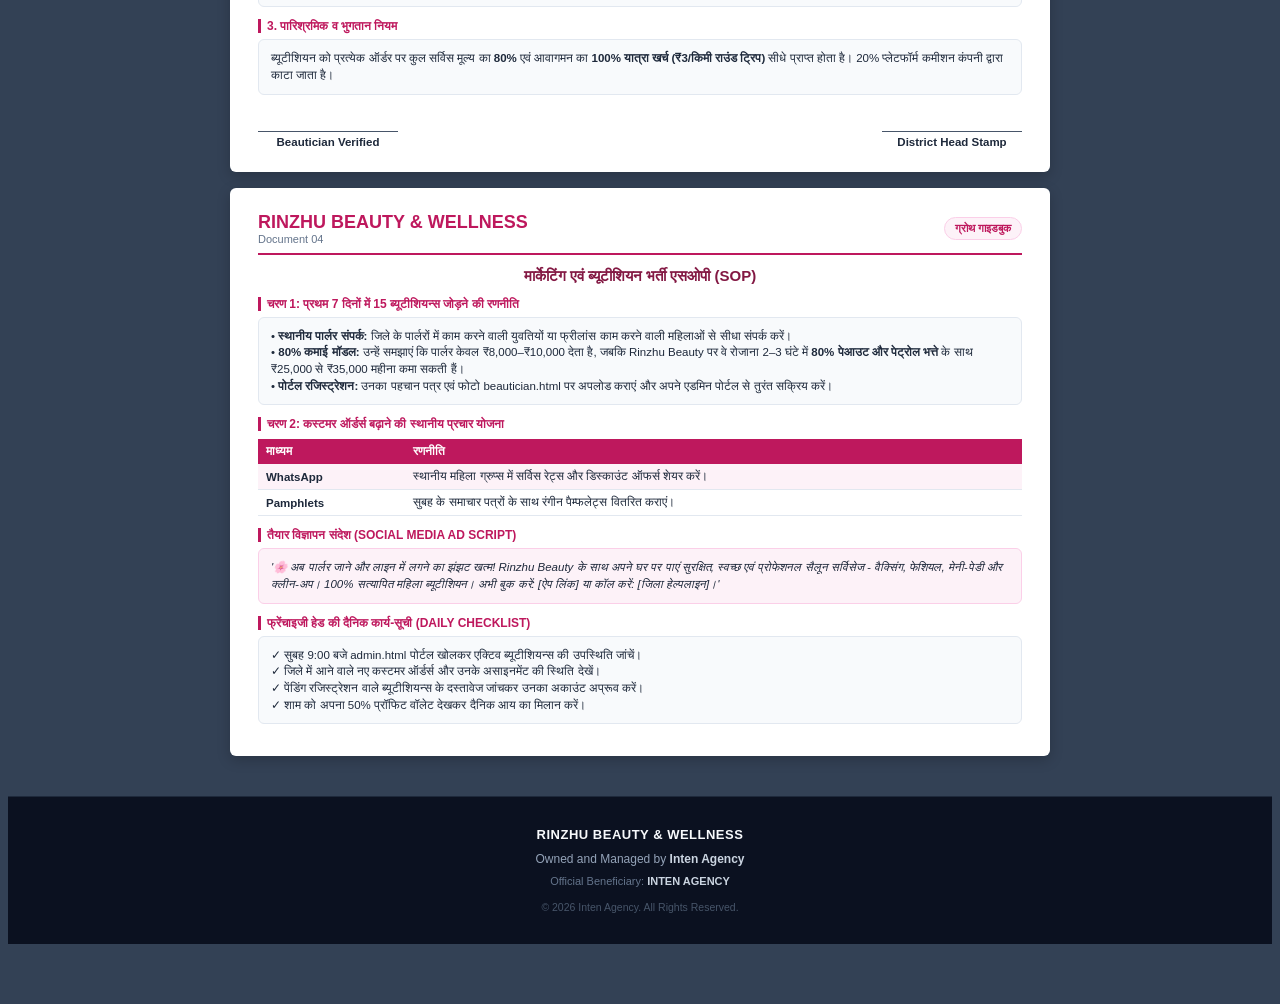
<file: franchise-kit.html>
<!DOCTYPE html>
<html lang="hi">
<head>
  <meta charset="UTF-8">
  <meta name="viewport" content="width=device-width, initial-scale=1.0">
  <title>Rinzhu Beauty Franchise Master Kit</title>
  <style>
    * { margin: 0; padding: 0; box-sizing: border-box; font-family: -apple-system, BlinkMacSystemFont, 'Segoe UI', Roboto, sans-serif; }
    body { background: #334155; padding: 16px 8px 60px; color: #1e293b; }

    .top-bar {
      max-width: 820px;
      margin: 0 auto 12px;
      background: #0f172a;
      padding: 10px 14px;
      border-radius: 8px;
      display: flex;
      justify-content: space-between;
      align-items: center;
      gap: 8px;
    }
    .lang-toggle {
      background: #334155;
      color: #fff;
      border: 1px solid #475569;
      padding: 6px 12px;
      border-radius: 6px;
      font-size: 12px;
      font-weight: 600;
      cursor: pointer;
    }
    .lang-toggle.active { background: #be185d; border-color: #be185d; }
    .btn-pdf {
      background: #16a34a;
      color: white;
      border: none;
      padding: 8px 16px;
      border-radius: 6px;
      font-weight: 700;
      font-size: 13px;
      cursor: pointer;
    }

    .doc-page {
      background: #ffffff;
      width: 100%;
      max-width: 820px;
      margin: 0 auto 16px;
      padding: 24px 28px;
      border-radius: 6px;
      box-shadow: 0 4px 14px rgba(0,0,0,0.2);
    }

    .page-break { page-break-before: always; }

    .brand-header {
      border-bottom: 2.5px solid #be185d;
      padding-bottom: 8px;
      margin-bottom: 12px;
      display: flex;
      justify-content: space-between;
      align-items: center;
    }
    .brand-title { font-size: 18px; font-weight: 800; color: #be185d; }
    .badge {
      background: #fdf2f8;
      color: #be185d;
      border: 1px solid #fbcfe8;
      padding: 4px 10px;
      border-radius: 12px;
      font-size: 11px;
      font-weight: 700;
    }
    .doc-heading {
      font-size: 15px;
      font-weight: 800;
      color: #831843;
      text-align: center;
      margin: 8px 0 12px;
      text-transform: uppercase;
    }
    .sec-title {
      font-size: 12px;
      font-weight: 800;
      color: #be185d;
      border-left: 3.5px solid #be185d;
      padding-left: 6px;
      margin: 12px 0 6px;
      text-transform: uppercase;
    }
    .box {
      background: #f8fafc;
      border: 1px solid #e2e8f0;
      border-radius: 6px;
      padding: 10px 12px;
      font-size: 11.5px;
      line-height: 1.45;
      margin-bottom: 8px;
    }
    table { width: 100%; border-collapse: collapse; margin: 8px 0; font-size: 11.5px; }
    th { background: #be185d; color: #fff; padding: 6px 8px; text-align: left; }
    td { padding: 6px 8px; border-bottom: 1px solid #e2e8f0; }
    tr:nth-child(even) td { background: #fdf2f8; }

    .cert-box {
      border: 3px double #be185d;
      padding: 24px 18px;
      border-radius: 8px;
      text-align: center;
      margin-top: 10px;
    }
    .sig-row { display: flex; justify-content: space-between; margin-top: 36px; text-align: center; font-size: 11.5px; }
    .sig-line { border-top: 1px solid #475569; width: 140px; margin: 0 auto 4px; }

    footer {
      background: #0b1120;
      color: #64748b;
      text-align: center;
      padding: 28px 16px;
      margin-top: 40px;
      font-size: 11.5px;
      border-top: 1px solid #1e293b;
      line-height: 1.6;
    }

    @media print {
      body { background: #fff; padding: 0; }
      .top-bar, footer { display: none; }
      .doc-page { box-shadow: none; max-width: 100%; margin: 0; padding: 18px; }
      .page-break { page-break-before: always; }
    }
  </style>
</head>
<body>

  <!-- Controls -->
  <div class="top-bar">
    <div style="display:flex; gap:6px;">
      <button class="lang-toggle active" id="btn-hi" onclick="setLang('hi')">हिंदी (Hindi)</button>
      <button class="lang-toggle" id="btn-en" onclick="setLang('en')">English</button>
    </div>
    <button class="btn-pdf" onclick="window.print()">📥 Save as PDF</button>
  </div>

  <div id="content-area"></div>

  <!-- OFFICIAL INTEN AGENCY CORPORATE FOOTER -->
  <footer>
    <p style="color:#f8fafc; font-weight:800; font-size:13px; letter-spacing:0.5px; margin-bottom:4px;">
      RINZHU BEAUTY &amp; WELLNESS
    </p>
    <p style="margin-bottom:4px; color:#94a3b8; font-size:12px;">
      Owned and Managed by <b style="color:#cbd5e1;">Inten Agency</b>
    </p>
    <p style="color:#64748b; font-size:11px; margin-bottom:8px;">
      Official Beneficiary: <b style="color:#cbd5e1;">INTEN AGENCY</b>
    </p>
    <div style="font-size:10.5px; color:#475569;">
      <span>&copy; 2026 Inten Agency. All Rights Reserved.</span>
    </div>
  </footer>

  <script>
    const data = {
      hi: {
        p1Tag: "कानूनी अनुबंध (MOU)",
        p1Title: "जिला फ्रेंचाइजी पार्टनरशिप अनुबंध (Agreement)",
        p1Meta: "यह समझौता <b>Rinzhu Beauty Network</b> (प्रथम पक्ष - मास्टर कंपनी) एवं <b>फ्रेंचाइजी होल्डर</b> (द्वितीय पक्ष - डिस्ट्रिक्ट हेड) के मध्य आपसी सहमति से निष्पादित किया गया है:<br><br><b>Franchise Partner:</b> ___________________________ &nbsp;&nbsp;|&nbsp;&nbsp; <b>Mobile:</b> ___________________________<br><b>District:</b> ___________________________ &nbsp;&nbsp;|&nbsp;&nbsp; <b>Date:</b> ____ / ____ / 202___",
        p1Sec1: "1. एक्सक्लूसिव जिला अधिकार (District Monopoly)",
        p1C1: "मास्टर कंपनी द्वारा द्वितीय पक्ष को उनके आवंटित जिले में 100% एक्सक्लूसिव फ्रेंचाइजी अधिकार प्रदान किए जाते हैं। इस जिले में कंपनी किसी अन्य व्यक्ति या संस्था को दूसरा एडमिन पोर्टल जारी नहीं करेगी।",
        p1Sec2: "2. फ्रेंचाइजी अथॉरिटी फीस (Franchise Fee)",
        p1C2: "द्वितीय पक्ष द्वारा एकमुश्त (One-time non-refundable) फ्रेंचाइजी लाइसेंस फीस के रूप में <b>₹50,000 (पचास हजार रुपये)</b> का भुगतान मास्टर कंपनी को किया गया है। इसमें सॉफ्टवेयर एक्सेस, डिस्ट्रिक्ट एडमिन पैनल और कानूनी अधिकार शामिल हैं।",
        p1Sec3: "3. 50-50 कमीशन व रेवेन्यू शेयरिंग नियम",
        p1C3: "जिले के अंतर्गत पूरी होने वाली प्रत्येक सैलून बुकिंग के कुल सर्विस बिल में से:<br>• <b>80% सर्विस वैल्यू + 100% यात्रा खर्च:</b> सीधे ब्यूटीशियन (सर्विस पार्टनर) को प्राप्त होगा।<br>• <b>20% प्लेटफॉर्म फीस:</b> इस 20% प्लेटफॉर्म चार्ज का <b>50% हिस्सा कंपनी को और 50% सीधा हिस्सा जिला फ्रेंचाइजी पार्टनर</b> के खाते में क्रेडिट किया जाएगा।",
        p1Sec4: "4. संचालन अधिकार एवं दायित्व",
        p1C4: "फ्रेंचाइजी हेड अपने निजी पोर्टल (admin.html) से ब्यूटीशियन्स के दस्तावेज सत्यापित करेगा, ऑर्डर्स की निगरानी करेगा और ब्रांड गुणवत्ता बनाए रखेगा।",

        p2Tag: "प्राधिकार प्रमाण पत्र",
        p2Header: "CERTIFICATE OF APPOINTMENT",
        p2Title: "जिला फ्रेंचाइजी प्राधिकार प्रमाण पत्र",
        p2Body: "प्रमाणित किया जाता है कि<br><span style='font-size:16px; font-weight:800; text-decoration:underline;'>श्री / सुश्री _____________________________________________</span><br>को आधिकारिक रूप से Rinzhu Beauty & Wellness के अंतर्गत<br><b style='font-size:14px; color:#be185d;'>DISTRICT FRANCHISE BUSINESS HEAD</b><br>के रूप में निम्नलिखित जिले के लिए नियुक्त व अधिकृत किया जाता है:<br><span style='font-size:15px; font-weight:800;'>[ ____________________________________ जिला ]</span>",
        p2Points: "✓ जिले में डोरस्टेप सैलून पार्टनर्स की भर्ती एवं सत्यापन का पूर्ण अधिकार।<br>✓ जिले के समस्त प्लेटफॉर्म रेवेन्यू पर 50% रॉयल्टी शेयर प्राप्त करने का अधिकार।<br>✓ क्षेत्रीय स्तर पर ब्रांड का आधिकारिक प्रतिनिधित्व एवं प्रचार संचालन का अधिकार।",

        p3Tag: "पार्टनर सुरक्षा बॉन्ड",
        p3Title: "ब्यूटीशियन पार्टनर सेवा अनुबंध एवं दायित्व पत्र",
        p3Notice: "<b>नोट:</b> यह कानूनी घोषणा हर ब्यूटीशियन से रजिस्ट्रेशन के समय ऑनलाइन स्वीकार कराई जाती है ताकि ग्राहक के घर स्किन रिएक्शन, कॉस्मेटिक नुकसान या चोरी की स्थिति में <b>कंपनी और फ्रेंचाइजी हेड पर कोई कानूनी या वित्तीय आंच न आए।</b>",
        p3Sec1: "1. स्वतंत्र सेवा प्रदाता (Independent Contractor)",
        p3C1: "ब्यूटीशियन स्वीकार करती है कि वह एक स्वतंत्र फ्रीलांस पार्टनर है तथा कंपनी या फ्रेंचाइजी की स्थायी कर्मचारी नहीं है। वह अपनी मर्जी व उपलब्धता के अनुसार ऑर्डर्स स्वीकार करने के लिए स्वतंत्र है।",
        p3Sec2: "2. कॉस्मेटिक गुणवत्ता एवं स्किन एलर्जी दायित्व",
        p3C2: "ब्यूटीशियन अनिवार्य रूप से एक्सपायरी-मुक्त, सीलबंद एवं उच्च गुणवत्ता वाले कॉस्मेटिक प्रोडक्ट्स का ही उपयोग करेगी। फेशियल या ब्लीच से पूर्व पैच-टेस्ट अनिवार्य है। यदि ग्राहक को स्किन एलर्जी, जलन या रिएक्शन होता है, तो <b>उसकी संपूर्ण कानूनी व आर्थिक जिम्मेदारी ब्यूटीशियन की होगी।</b> कंपनी या फ्रेंचाइजी हेड किसी भी मुआवजे के लिए उत्तरदायी नहीं होंगे।",
        p3Sec3: "3. पारिश्रमिक व भुगतान नियम",
        p3C3: "ब्यूटीशियन को प्रत्येक ऑर्डर पर कुल सर्विस मूल्य का <b>80%</b> एवं आवागमन का <b>100% यात्रा खर्च (₹3/किमी राउंड ट्रिप)</b> सीधे प्राप्त होता है। 20% प्लेटफॉर्म कमीशन कंपनी द्वारा काटा जाता है।",

        p4Tag: "ग्रोथ गाइडबुक",
        p4Title: "मार्केटिंग एवं ब्यूटीशियन भर्ती एसओपी (SOP)",
        p4Sec1: "चरण 1: प्रथम 7 दिनों में 15 ब्यूटीशियन्स जोड़ने की रणनीति",
        p4C1: "• <b>स्थानीय पार्लर संपर्क:</b> जिले के पार्लरों में काम करने वाली युवतियों या फ्रीलांस काम करने वाली महिलाओं से सीधा संपर्क करें।<br>• <b>80% कमाई मॉडल:</b> उन्हें समझाएं कि पार्लर केवल ₹8,000–₹10,000 देता है, जबकि Rinzhu Beauty पर वे रोजाना 2–3 घंटे में <b>80% पेआउट और पेट्रोल भत्ते</b> के साथ ₹25,000 से ₹35,000 महीना कमा सकती हैं।<br>• <b>पोर्टल रजिस्ट्रेशन:</b> उनका पहचान पत्र एवं फोटो beautician.html पर अपलोड कराएं और अपने एडमिन पोर्टल से तुरंत सक्रिय करें।",
        p4Sec2: "चरण 2: कस्टमर ऑर्डर्स बढ़ाने की स्थानीय प्रचार योजना",
        p4Table: "<tr><th>माध्यम</th><th>रणनीति</th></tr><tr><td><b>WhatsApp</b></td><td>स्थानीय महिला ग्रुप्स में सर्विस रेट्स और डिस्काउंट ऑफर्स शेयर करें।</td></tr><tr><td><b>Pamphlets</b></td><td>सुबह के समाचार पत्रों के साथ रंगीन पैम्फलेट्स वितरित कराएं।</td></tr>",
        p4AdTitle: "तैयार विज्ञापन संदेश (Social Media Ad Script)",
        p4Ad: "<i>'🌸 अब पार्लर जाने और लाइन में लगने का झंझट खत्म! Rinzhu Beauty के साथ अपने घर पर पाएं सुरक्षित, स्वच्छ एवं प्रोफेशनल सैलून सर्विसेज - वैक्सिंग, फेशियल, मेनी-पेडी और क्लीन-अप। 100% सत्यापित महिला ब्यूटीशियन। अभी बुक करें: [ऐप लिंक] या कॉल करें: [जिला हेल्पलाइन]।'</i>",
        p4ChecklistTitle: "फ्रेंचाइजी हेड की दैनिक कार्य-सूची (Daily Checklist)",
        p4Checklist: "✓ सुबह 9:00 बजे admin.html पोर्टल खोलकर एक्टिव ब्यूटीशियन्स की उपस्थिति जांचें।<br>✓ जिले में आने वाले नए कस्टमर ऑर्डर्स और उनके असाइनमेंट की स्थिति देखें।<br>✓ पेंडिंग रजिस्ट्रेशन वाले ब्यूटीशियन्स के दस्तावेज जांचकर उनका अकाउंट अप्रूव करें।<br>✓ शाम को अपना 50% प्रॉफिट वॉलेट देखकर दैनिक आय का मिलान करें।"
      },
      en: {
        p1Tag: "Legal Agreement (MOU)",
        p1Title: "District Franchise Partnership Agreement",
        p1Meta: "This Agreement is mutually executed between <b>Rinzhu Beauty Network</b> (First Party - Master Platform) and the <b>Franchise Holder</b> (Second Party - District Head):<br><br><b>Franchise Partner:</b> ___________________________ &nbsp;&nbsp;|&nbsp;&nbsp; <b>Mobile:</b> ___________________________<br><b>District:</b> ___________________________ &nbsp;&nbsp;|&nbsp;&nbsp; <b>Date:</b> ____ / ____ / 202___",
        p1Sec1: "1. Exclusive Territorial Monopoly",
        p1C1: "The Master Platform grants 100% exclusive administrative and territorial rights to the Second Party for the designated administrative district. No second franchisee panel shall be granted in this area.",
        p1Sec2: "2. One-Time Franchise Authorization Fee",
        p1C2: "The Second Party has paid a non-refundable franchise authorization fee of <b>INR 50,000 (Fifty Thousand Rupees)</b> to the Master Platform covering setup, proprietary portal access, and territorial monopoly.",
        p1Sec3: "3. 50-50 Platform Profit Sharing",
        p1C3: "On each completed home salon service across the district:<br>• <b>80% Service Bill + 100% Travel Allowance:</b> Disbursed directly to the Beautician.<br>• <b>20% Platform Fee:</b> Distributed 50% to Master Company and <b>50% directly to the District Franchisee</b> as recurring profit.",
        p1Sec4: "4. District Admin Governance",
        p1C4: "The Franchise Head shall supervise verified partners on admin.html, track daily dispatch, and maintain local service quality.",

        p2Tag: "Official Certificate",
        p2Header: "CERTIFICATE OF APPOINTMENT",
        p2Title: "District Franchise Authorization Certificate",
        p2Body: "This is to officially certify that<br><span style='font-size:16px; font-weight:800; text-decoration:underline;'>Mr. / Ms. _____________________________________________</span><br>has been designated as the authorized exclusive<br><b style='font-size:14px; color:#be185d;'>DISTRICT FRANCHISE BUSINESS HEAD</b><br>for the territory of:<br><span style='font-size:15px; font-weight:800;'>[ ____________________________________ DISTRICT ]</span>",
        p2Points: "✓ Full administrative authority to recruit and onboard home salon beauticians.<br>✓ Statutory right to 50% platform profit royalty across the designated district.<br>✓ Authorized regional brand representation and local management.",

        p3Tag: "Partner Safety Bond",
        p3Title: "Beautician Partner Agreement & Liability Waiver",
        p3Notice: "<b>Notice:</b> Mandatorily accepted by beauticians during registration to ensure <b>complete legal immunity for the Company and the Franchise Head</b> against cosmetic or customer liability.",
        p3Sec1: "1. Independent Service Provider",
        p3C1: "The Beautician operates as an independent contractor and not a salaried employee. She retains full discretion to accept or decline dispatched bookings.",
        p3Sec2: "2. Cosmetic Quality & Allergy Disclaimer",
        p3C2: "The Beautician undertakes to use genuine, unexpired cosmetics and perform skin patch tests. If skin reactions occur, <b>sole liability rests with the Beautician.</b> Neither Rinzhu Beauty nor the Franchise Head bears liability.",
        p3Sec3: "3. Partner Remuneration",
        p3C3: "The Beautician receives <b>80% of service bill</b> plus <b>100% travel allowance (INR 3/km round trip)</b>. The platform retains a 20% commission fee.",

        p4Tag: "Growth Playbook",
        p4Title: "Marketing & Partner Recruitment SOP",
        p4Sec1: "Phase 1: Onboard 15 Beauticians in 7 Days",
        p4C1: "• <b>Direct Parlor Outreach:</b> Approach local parlor staff and freelancers across your district.<br>• <b>80% High Payout Pitch:</b> Highlight that parlors pay INR 8,000–10,000, while Rinzhu Beauty enables earnings of <b>INR 25,000–35,000 monthly</b>.<br>• <b>Verification Upload:</b> Upload ID and profile photo on beautician.html and activate via admin panel.",
        p4Sec2: "Phase 2: Customer Acquisition Channels",
        p4Table: "<tr><th>Medium</th><th>Strategy</th></tr><tr><td><b>WhatsApp</b></td><td>Distribute rate cards and promotional offers across local female groups.</td></tr><tr><td><b>Pamphlets</b></td><td>Distribute colored flyers with morning newspaper deliveries.</td></tr>",
        p4AdTitle: "Ready-to-Deploy Promotion Script",
        p4Ad: "<i>'🌸 Skip the parlor queues! Get certified doorstep salon services with 100% verified female beauticians right at home. Book now via [App Link] or call [District Helpline].'</i>",
        p4ChecklistTitle: "District Admin Daily Checklist",
        p4Checklist: "✓ Log in to admin.html at 9:00 AM and verify active beautician availability.<br>✓ Monitor incoming customer bookings and track dispatch completions.<br>✓ Verify uploaded ID proofs for new beauticians and toggle status to Active.<br>✓ Audit the 50% Franchise Profit Pool every evening."
      }
    };

    function render(lang) {
      const d = data[lang];
      document.getElementById('content-area').innerHTML = `
        <!-- Page 1 -->
        <div class="doc-page">
          <div class="brand-header">
            <div><div class="brand-title">RINZHU BEAUTY &amp; WELLNESS</div><div style="font-size:11px; color:#64748b;">Document 01</div></div>
            <div class="badge">${d.p1Tag}</div>
          </div>
          <div class="doc-heading">${d.p1Title}</div>
          <div class="box">${d.p1Meta}</div>
          <div class="sec-title">${d.p1Sec1}</div><div class="box">${d.p1C1}</div>
          <div class="sec-title">${d.p1Sec2}</div><div class="box">${d.p1C2}</div>
          <div class="sec-title">${d.p1Sec3}</div><div class="box">${d.p1C3}</div>
          <div class="sec-title">${d.p1Sec4}</div><div class="box">${d.p1C4}</div>
          <div class="sig-row">
            <div><div class="sig-line"></div><b>First Party (Company)</b></div>
            <div><div class="sig-line"></div><b>Second Party (District Head)</b></div>
          </div>
        </div>

        <!-- Page 2 -->
        <div class="doc-page page-break">
          <div class="brand-header">
            <div><div class="brand-title">RINZHU BEAUTY &amp; WELLNESS</div><div style="font-size:11px; color:#64748b;">Document 02</div></div>
            <div class="badge">${d.p2Tag}</div>
          </div>
          <div class="cert-box">
            <div style="font-size:11px; font-weight:700; color:#be185d;">${d.p2Header}</div>
            <div style="font-size:17px; font-weight:800; color:#831843; margin:4px 0 10px;">${d.p2Title}</div>
            <div style="font-size:12px; line-height:1.6; margin:16px 0;">${d.p2Body}</div>
            <div class="box" style="text-align:left; background:#fdf2f8; border-color:#fbcfe8; margin:14px 0;">${d.p2Points}</div>
            <div class="sig-row" style="margin-top:40px;">
              <div><div class="sig-line"></div><b>Date of Issue</b></div>
              <div style="width:50px; height:50px; border:2px dashed #be185d; border-radius:50%; line-height:50px; font-size:9px; color:#be185d; font-weight:bold; margin:0 auto;">SEAL</div>
              <div><div class="sig-line"></div><b>Managing Director</b></div>
            </div>
          </div>
        </div>

        <!-- Page 3 -->
        <div class="doc-page page-break">
          <div class="brand-header">
            <div><div class="brand-title">RINZHU BEAUTY &amp; WELLNESS</div><div style="font-size:11px; color:#64748b;">Document 03</div></div>
            <div class="badge">${d.p3Tag}</div>
          </div>
          <div class="doc-heading">${d.p3Title}</div>
          <div class="box" style="background:#fdf2f8; border-color:#fbcfe8;">${d.p3Notice}</div>
          <div class="sec-title">${d.p3Sec1}</div><div class="box">${d.p3C1}</div>
          <div class="sec-title">${d.p3Sec2}</div><div class="box">${d.p3C2}</div>
          <div class="sec-title">${d.p3Sec3}</div><div class="box">${d.p3C3}</div>
          <div class="sig-row">
            <div><div class="sig-line"></div><b>Beautician Verified</b></div>
            <div><div class="sig-line"></div><b>District Head Stamp</b></div>
          </div>
        </div>

        <!-- Page 4 -->
        <div class="doc-page page-break">
          <div class="brand-header">
            <div><div class="brand-title">RINZHU BEAUTY &amp; WELLNESS</div><div style="font-size:11px; color:#64748b;">Document 04</div></div>
            <div class="badge">${d.p4Tag}</div>
          </div>
          <div class="doc-heading">${d.p4Title}</div>
          <div class="sec-title">${d.p4Sec1}</div><div class="box">${d.p4C1}</div>
          <div class="sec-title">${d.p4Sec2}</div>
          <table>
            ${d.p4Table}
          </table>
          <div class="sec-title">${d.p4AdTitle}</div>
          <div class="box" style="background:#fdf2f8; border-color:#fbcfe8;">${d.p4Ad}</div>
          <div class="sec-title">${d.p4ChecklistTitle}</div>
          <div class="box">${d.p4Checklist}</div>
        </div>
      `;
    }

    function setLang(lang) {
      document.getElementById('btn-hi').classList.toggle('active', lang === 'hi');
      document.getElementById('btn-en').classList.toggle('active', lang === 'en');
      render(lang);
    }

    render('hi');
  </script>
</body>
</html>
</file>
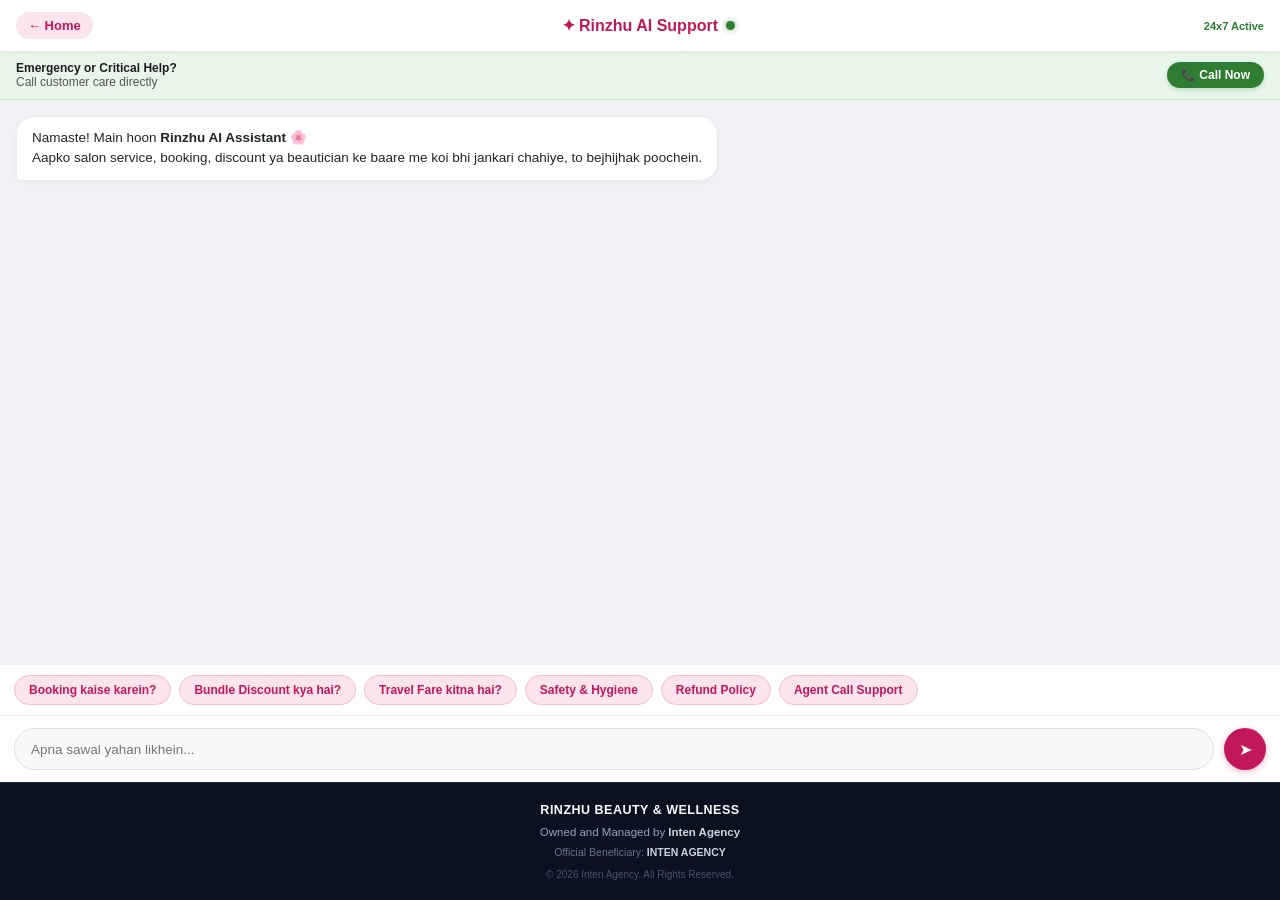
<file: help.html>
<!DOCTYPE html>
<html lang="en">
<head>
  <meta charset="UTF-8">
  <meta name="viewport" content="width=device-width, initial-scale=1.0, maximum-scale=1.0, user-scalable=no">
  <title>Rinzhu AI Support & Help</title>
  <style>
    * { margin: 0; padding: 0; box-sizing: border-box; font-family: 'Segoe UI', Roboto, -apple-system, sans-serif; -webkit-tap-highlight-color: transparent; }
    body { background: #f0f2f5; color: #1c1e21; height: 100vh; display: flex; flex-direction: column; }

    /* Top Header */
    header {
      background: #ffffff;
      padding: 12px 16px;
      box-shadow: 0 1px 4px rgba(0,0,0,0.08);
      display: flex;
      justify-content: space-between;
      align-items: center;
      position: sticky;
      top: 0;
      z-index: 100;
    }
    .logo { font-size: 16px; font-weight: 700; color: #c2185b; display: flex; align-items: center; gap: 8px; }
    .status-dot { width: 9px; height: 9px; background: #2e7d32; border-radius: 50%; display: inline-block; box-shadow: 0 0 6px rgba(46,125,50,0.6); }
    .back-btn { border: none; background: #fce4ec; color: #c2185b; padding: 6px 12px; border-radius: 18px; font-size: 13px; font-weight: 600; text-decoration: none; display: flex; align-items: center; gap: 4px; }

    /* Direct Call Banner */
    .call-banner {
      background: #e8f5e9;
      border-bottom: 1px solid #c8e6c9;
      padding: 10px 16px;
      display: flex;
      justify-content: space-between;
      align-items: center;
      font-size: 12px;
    }
    .call-btn {
      background: #2e7d32;
      color: white;
      text-decoration: none;
      padding: 6px 14px;
      border-radius: 20px;
      font-weight: 600;
      display: flex;
      align-items: center;
      gap: 5px;
      box-shadow: 0 2px 4px rgba(46,125,50,0.2);
    }

    /* Chat Container */
    .chat-container {
      flex: 1;
      overflow-y: auto;
      padding: 16px;
      display: flex;
      flex-direction: column;
      gap: 12px;
    }
    .msg-bubble {
      max-width: 85%;
      padding: 11px 15px;
      border-radius: 18px;
      font-size: 13.5px;
      line-height: 1.5;
      word-wrap: break-word;
      animation: fadeIn 0.2s ease-in-out;
    }
    @keyframes fadeIn {
      from { opacity: 0; transform: translateY(6px); }
      to { opacity: 1; transform: translateY(0); }
    }
    .msg-ai {
      background: #ffffff;
      color: #212529;
      align-self: flex-start;
      border-bottom-left-radius: 4px;
      box-shadow: 0 2px 5px rgba(0,0,0,0.04);
      border: 1px solid #e9ecef;
    }
    .msg-user {
      background: #c2185b;
      color: #ffffff;
      align-self: flex-end;
      border-bottom-right-radius: 4px;
      box-shadow: 0 2px 5px rgba(194,24,91,0.2);
    }

    /* Typing Indicator */
    .typing-indicator {
      display: none;
      align-self: flex-start;
      background: #ffffff;
      padding: 10px 16px;
      border-radius: 18px;
      border-bottom-left-radius: 4px;
      border: 1px solid #e9ecef;
      font-size: 12px;
      color: #777;
    }
    .typing-indicator span {
      height: 6px;
      width: 6px;
      float: left;
      margin: 0 1px;
      background-color: #9e9e9e;
      display: block;
      border-radius: 50%;
      opacity: 0.4;
      animation: typing 1s infinite;
    }
    .typing-indicator span:nth-of-type(1) { animation-delay: 0s; }
    .typing-indicator span:nth-of-type(2) { animation-delay: 0.2s; }
    .typing-indicator span:nth-of-type(3) { animation-delay: 0.4s; }
    @keyframes typing {
      0% { opacity: 0.4; transform: scale(1); }
      50% { opacity: 1; transform: scale(1.2); }
      100% { opacity: 0.4; transform: scale(1); }
    }

    /* Quick Suggestion Chips */
    .chips-tray {
      padding: 10px 14px;
      display: flex;
      gap: 8px;
      overflow-x: auto;
      white-space: nowrap;
      background: #ffffff;
      border-top: 1px solid #f0f0f0;
      scrollbar-width: none;
    }
    .chips-tray::-webkit-scrollbar { display: none; }
    .chip {
      background: #fce4ec;
      color: #c2185b;
      border: 1px solid #f8bbd0;
      padding: 7px 14px;
      border-radius: 20px;
      font-size: 12px;
      font-weight: 600;
      cursor: pointer;
      transition: all 0.2s;
    }
    .chip:active { background: #c2185b; color: #fff; }

    /* Input Footer */
    .input-bar {
      background: #ffffff;
      padding: 12px 14px;
      display: flex;
      gap: 10px;
      border-top: 1px solid #eee;
    }
    .input-box {
      flex: 1;
      padding: 10px 16px;
      border: 1px solid #e0e0e0;
      border-radius: 24px;
      outline: none;
      font-size: 13.5px;
      background: #f8f9fa;
    }
    .input-box:focus { border-color: #c2185b; background: #fff; }
    .btn-send {
      background: #c2185b;
      color: white;
      border: none;
      width: 42px;
      height: 42px;
      border-radius: 50%;
      cursor: pointer;
      font-size: 16px;
      display: flex;
      align-items: center;
      justify-content: center;
      box-shadow: 0 2px 6px rgba(194,24,91,0.3);
    }

    /* Footer */
    footer {
      background: #0b1120;
      color: #64748b;
      text-align: center;
      padding: 18px 16px;
      font-size: 11px;
      border-top: 1px solid #1e293b;
      line-height: 1.5;
    }
  </style>
</head>
<body>

  <!-- Header -->
  <header>
    <a href="index.html" class="back-btn">← Home</a>
    <div class="logo">
      <span>✦ Rinzhu AI Support</span>
      <span class="status-dot"></span>
    </div>
    <span style="font-size:11px; color:#2e7d32; font-weight:600;">24x7 Active</span>
  </header>

  <!-- Emergency Support Call Strip -->
  <div class="call-banner">
    <div>
      <b>Emergency or Critical Help?</b>
      <div style="color:#555;">Call customer care directly</div>
    </div>
    <a href="tel:+919876543210" class="call-btn">📞 Call Now</a>
  </div>

  <!-- Chat History -->
  <div class="chat-container" id="chat-box">
    <div class="msg-bubble msg-ai">
      Namaste! Main hoon <b>Rinzhu AI Assistant</b> 🌸<br>
      Aapko salon service, booking, discount ya beautician ke baare me koi bhi jankari chahiye, to bejhijhak poochein.
    </div>
  </div>

  <!-- Typing Indicator Placeholder -->
  <div class="typing-indicator" id="typing-indicator" style="margin: 0 16px 8px 16px;">
    <span></span><span></span><span></span>
  </div>

  <!-- Quick Prompts -->
  <div class="chips-tray">
    <button class="chip" onclick="askQuick('Booking kaise karein?')">Booking kaise karein?</button>
    <button class="chip" onclick="askQuick('Bundle Discount kya hai?')">Bundle Discount kya hai?</button>
    <button class="chip" onclick="askQuick('Travel fare kitna lagta hai?')">Travel Fare kitna hai?</button>
    <button class="chip" onclick="askQuick('Safety aur hygiene policy kya hai?')">Safety & Hygiene</button>
    <button class="chip" onclick="askQuick('Refund policy kya hai?')">Refund Policy</button>
    <button class="chip" onclick="askQuick('Mujhe customer care se baat karni hai')">Agent Call Support</button>
  </div>

  <!-- Input Area -->
  <div class="input-bar">
    <input type="text" id="query-input" class="input-box" placeholder="Apna sawal yahan likhein..." onkeypress="handleEnter(event)">
    <button class="btn-send" onclick="sendUserMessage()">➤</button>
  </div>

  <script>
    const chatBox = document.getElementById('chat-box');
    const inputField = document.getElementById('query-input');
    const typingIndicator = document.getElementById('typing-indicator');

    const SUPPORT_PHONE = "+919876543210";

    // 📦 ARRAY-BASED FAQ DATABASE (Yahan aap jitne chahein utne naye Q&A add kar sakte hain)
    const faqDatabase = [
      {
        keywords: ['call', 'phone', 'care', 'agent', 'baat', 'contact', 'number', 'helpline'],
        response: `Aap humari customer support team se turant baat kar sakte hain:<br><br>
          📞 <b>Helpline:</b> <a href="tel:${SUPPORT_PHONE}" style="color:#c2185b; font-weight:bold;">${SUPPORT_PHONE}</a><br>
          (Timing: Subah 9:00 AM se Shaam 8:00 PM tak live agent available hain).`
      },
      {
        keywords: ['book', 'booking', 'kaise', 'appointment', 'slot'],
        response: `Rinzhu Beauty par booking karna bohot aasan hai:<br>
          1. <b>Home</b> par apni manpasand services ko <b>+ Add</b> karein.<br>
          2. <b>Cart</b> me jakar Date aur Preferred Time slot chunein.<br>
          3. Apna Address aur GPS location verify karein aur <b>Confirm Booking</b> daba dein!<br>
          Nearby verified beautician turant assign ho jayegi.`
      },
      {
        keywords: ['discount', 'offer', 'chhoot', 'saver', 'coupon'],
        response: `Humare paas <b>Multi-Service Saver Discount</b> uplabdh hai:<br>
          • 2 services par = <b>5% OFF</b><br>
          • 3-4 services par = <b>10% OFF</b><br>
          • 5 ya usse zyada services par = <b>15% OFF</b><br>
          Yeh discount cart me automatically jud jata hai!`
      },
      {
        keywords: ['travel', 'fare', 'km', 'charge', 'petrol', 'visiting'],
        response: `Humari salon service <b>10 km radius</b> ke andar provide ki jaati hai. Beautician ke aane-jaane ka fare <b>approx ₹3 per km (Round trip)</b> lagta hai, jisse beautician bina kisi dikkat ke aapke doorstep par pahunch sake.`
      },
      {
        keywords: ['safety', 'hygiene', 'product', 'safe', 'cream', 'clean'],
        response: `Aapki suraksha humari sabse badi prathmikta hai:<br>
          • Sabhi beauticians verified hoti hain.<br>
          • Har beautician se legal agreement aur genuine cosmetic products use karne ka bond sign hota hai.<br>
          • Disposable gowns, sanitized kits aur sealed single-use packs ka istemal hota hai.`
      },
      {
        keywords: ['payment', 'paisa', 'upi', 'cash', 'qr', 'pay', 'online'],
        response: `Aap service complete hone ke baad beautician ke UPI QR code par scan karke (PhonePe, GPay, Paytm) ya cash ke zariye aasaani se payment kar sakte hain.`
      },
      {
        keywords: ['cancel', 'late', 'change', 'time', 'reschedule'],
        response: `Agar aapko booking cancel karni hai ya time slot badalna hai, to aap Bookings tab se manage kar sakte hain ya humare customer care <a href="tel:${SUPPORT_PHONE}" style="color:#c2185b; font-weight:bold;">${SUPPORT_PHONE}</a> par call kar sakte hain.`
      },
      {
        keywords: ['refund', 'wapas', 'money back'],
        response: `<b>Refund Policy:</b><br>
          • Cancellation ke 24-48 ghante me refund aapke source account me credit ho jata hai.<br>
          • Kisi bhi query ke liye humare customer support par sampark karein.`
      },
      {
        keywords: ['timing', 'samay', 'open', 'hours', 'kab'],
        response: `<b>Operating Hours:</b><br>
          Humari services subah <b>9:00 AM se shaam 7:30 PM</b> tak sabhi din uplabdh hain.`
      }
      // ➕ Naye Questions add karne ke liye upar wala format copy-paste karein!
    ];

    function appendMessage(text, sender) {
      const bubble = document.createElement('div');
      bubble.className = `msg-bubble msg-${sender}`;
      bubble.innerHTML = text;
      chatBox.appendChild(bubble);
      chatBox.scrollTop = chatBox.scrollHeight;
    }

    function handleEnter(e) {
      if (e.key === 'Enter') sendUserMessage();
    }

    function askQuick(text) {
      inputField.value = text;
      sendUserMessage();
    }

    function sendUserMessage() {
      const userText = inputField.value.trim();
      if (!userText) return;

      appendMessage(userText, 'user');
      inputField.value = '';

      // Show Typing Animation
      typingIndicator.style.display = 'block';
      chatBox.scrollTop = chatBox.scrollHeight;

      setTimeout(() => {
        typingIndicator.style.display = 'none';
        const reply = generateAIResponse(userText);
        appendMessage(reply, 'ai');
      }, 700);
    }

    // Smart AI Knowledge Engine (Searches in faqDatabase Array)
    function generateAIResponse(userQuery) {
      const query = userQuery.toLowerCase();

      // Array me se matching item dhoondna
      const matchedFAQ = faqDatabase.find(faq => {
        return faq.keywords.some(keyword => query.includes(keyword.toLowerCase()));
      });

      if (matchedFAQ) {
        return matchedFAQ.response;
      }

      // Default Fallback Response
      return `Main aapki baat samajh raha hoon. Kya aap is samasya ke baare me thoda vistaar se batayenge?<br><br>
        Ya fir turant live agent se baat karne ke liye yahan tap karein: <a href="tel:${SUPPORT_PHONE}" style="color:#2e7d32; font-weight:bold;">📞 Call Customer Care</a>.`;
    }
  </script>

  <!-- OFFICIAL INTEN AGENCY CORPORATE FOOTER -->
  <footer>
    <p style="color:#f8fafc; font-weight:800; font-size:12.5px; letter-spacing:0.5px; margin-bottom:4px;">
      RINZHU BEAUTY &amp; WELLNESS
    </p>
    <p style="margin-bottom:4px; color:#94a3b8; font-size:11.5px;">
      Owned and Managed by <b style="color:#cbd5e1;">Inten Agency</b>
    </p>
    <p style="color:#64748b; font-size:10.5px; margin-bottom:6px;">
      Official Beneficiary: <b style="color:#cbd5e1;">INTEN AGENCY</b>
    </p>
    <div style="font-size:10px; color:#475569;">
      <span>&copy; 2026 Inten Agency. All Rights Reserved.</span>
    </div>
  </footer>
</body>
</html>
</file>
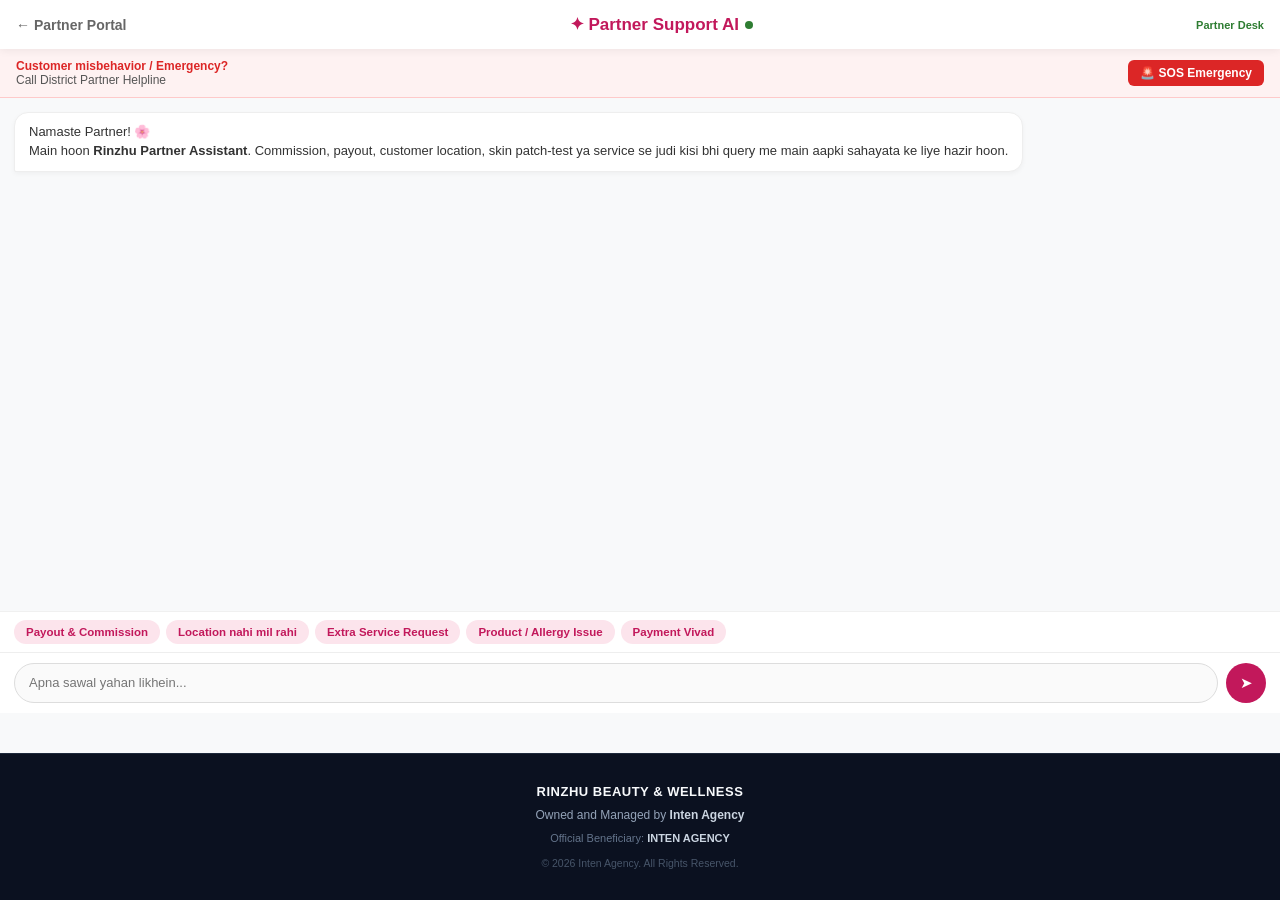
<file: partner-help.html>
<!DOCTYPE html>
<html lang="en">
<head>
  <meta charset="UTF-8">
  <meta name="viewport" content="width=device-width, initial-scale=1.0, maximum-scale=1.0, user-scalable=no">
  <title>Rinzhu Partner Help & Support</title>
  <style>
    * { margin: 0; padding: 0; box-sizing: border-box; font-family: 'Segoe UI', Roboto, sans-serif; -webkit-tap-highlight-color: transparent; }
    body { background: #f8f9fa; color: #212121; height: 100vh; display: flex; flex-direction: column; }

    /* Top Header */
    header {
      background: #fff;
      padding: 14px 16px;
      box-shadow: 0 2px 8px rgba(0,0,0,0.06);
      display: flex;
      justify-content: space-between;
      align-items: center;
      position: sticky;
      top: 0;
      z-index: 100;
    }
    .logo { font-size: 17px; font-weight: 700; color: #c2185b; display: flex; align-items: center; gap: 6px; }
    .status-dot { width: 8px; height: 8px; background: #2e7d32; border-radius: 50%; display: inline-block; }
    .back-btn { border: none; background: none; color: #666; font-size: 14px; font-weight: bold; cursor: pointer; text-decoration: none; }

    /* SOS & Franchise Help Banner */
    .sos-banner {
      background: #fef2f2;
      border-bottom: 1px solid #fecaca;
      padding: 10px 16px;
      display: flex;
      justify-content: space-between;
      align-items: center;
      font-size: 12px;
    }
    .sos-btn {
      background: #dc2626;
      color: white;
      text-decoration: none;
      padding: 6px 12px;
      border-radius: 6px;
      font-weight: bold;
      display: flex;
      align-items: center;
      gap: 4px;
      animation: pulse 1.5s infinite;
    }
    @keyframes pulse {
      0%, 100% { transform: scale(1); }
      50% { transform: scale(1.04); }
    }

    /* Chat Container */
    .chat-container {
      flex: 1;
      overflow-y: auto;
      padding: 14px;
      display: flex;
      flex-direction: column;
      gap: 12px;
    }
    .msg-bubble {
      max-width: 84%;
      padding: 10px 14px;
      border-radius: 14px;
      font-size: 13px;
      line-height: 1.45;
      word-wrap: break-word;
    }
    .msg-ai {
      background: #ffffff;
      color: #333;
      align-self: flex-start;
      border-bottom-left-radius: 2px;
      box-shadow: 0 2px 5px rgba(0,0,0,0.04);
      border: 1px solid #eee;
    }
    .msg-user {
      background: #c2185b;
      color: #ffffff;
      align-self: flex-end;
      border-bottom-right-radius: 2px;
    }

    /* Quick Chips */
    .chips-tray {
      padding: 8px 14px;
      display: flex;
      gap: 6px;
      overflow-x: auto;
      white-space: nowrap;
      background: #fff;
      border-top: 1px solid #f0f0f0;
    }
    .chip {
      background: #fce4ec;
      color: #c2185b;
      border: none;
      padding: 6px 12px;
      border-radius: 16px;
      font-size: 11.5px;
      font-weight: 600;
      cursor: pointer;
    }

    /* Input Footer */
    .input-bar {
      background: #fff;
      padding: 10px 14px;
      display: flex;
      gap: 8px;
      border-top: 1px solid #eee;
    }
    .input-box {
      flex: 1;
      padding: 10px 14px;
      border: 1px solid #ddd;
      border-radius: 20px;
      outline: none;
      font-size: 13px;
      background: #fafafa;
    }
    .btn-send {
      background: #c2185b;
      color: white;
      border: none;
      width: 40px;
      height: 40px;
      border-radius: 50%;
      cursor: pointer;
      font-size: 15px;
      display: flex;
      align-items: center;
      justify-content: center;
    }
  </style>
</head>
<body>

  <!-- Header -->
  <header>
    <a href="beautician.html" class="back-btn">← Partner Portal</a>
    <div class="logo">
      <span>✦ Partner Support AI</span>
      <span class="status-dot"></span>
    </div>
    <span style="font-size:11px; color:#2e7d32; font-weight:600;">Partner Desk</span>
  </header>

  <!-- SOS Emergency Support Banner -->
  <div class="sos-banner">
    <div>
      <b style="color:#dc2626;">Customer misbehavior / Emergency?</b>
      <div style="color:#555;">Call District Partner Helpline</div>
    </div>
    <a href="tel:+919876543210" class="sos-btn">🚨 SOS Emergency</a>
  </div>

  <!-- Chat History -->
  <div class="chat-container" id="chat-box">
    <div class="msg-bubble msg-ai">
      Namaste Partner! 🌸<br>
      Main hoon <b>Rinzhu Partner Assistant</b>. Commission, payout, customer location, skin patch-test ya service se judi kisi bhi query me main aapki sahayata ke liye hazir hoon.
    </div>
  </div>

  <!-- Suggestion Chips for Partners -->
  <div class="chips-tray">
    <button class="chip" onclick="askQuick('Payout aur commission rule kya hai?')">Payout & Commission</button>
    <button class="chip" onclick="askQuick('Customer location nahi mil rahi')">Location nahi mil rahi</button>
    <button class="chip" onclick="askQuick('Customer extra service maang rahi hai')">Extra Service Request</button>
    <button class="chip" onclick="askQuick('Skin reaction ya allergy ho jaye to?')">Product / Allergy Issue</button>
    <button class="chip" onclick="askQuick('Customer payment nahi kar rahi')">Payment Vivad</button>
  </div>

  <!-- Input Area -->
  <div class="input-bar">
    <input type="text" id="query-input" class="input-box" placeholder="Apna sawal yahan likhein..." onkeypress="handleEnter(event)">
    <button class="btn-send" onclick="sendUserMessage()">➤</button>
  </div>

  <script>
    const chatBox = document.getElementById('chat-box');
    const inputField = document.getElementById('query-input');

    const PARTNER_HELPLINE = "+919876543210";

    function appendMessage(text, sender) {
      const bubble = document.createElement('div');
      bubble.className = `msg-bubble msg-${sender}`;
      bubble.innerHTML = text;
      chatBox.appendChild(bubble);
      chatBox.scrollTop = chatBox.scrollHeight;
    }

    function handleEnter(e) {
      if (e.key === 'Enter') sendUserMessage();
    }

    function askQuick(text) {
      inputField.value = text;
      sendUserMessage();
    }

    function sendUserMessage() {
      const userText = inputField.value.trim();
      if (!userText) return;

      appendMessage(userText, 'user');
      inputField.value = '';

      setTimeout(() => {
        const reply = generatePartnerAIResponse(userText);
        appendMessage(reply, 'ai');
      }, 400);
    }

    // Partner Dedicated Intelligence
    function generatePartnerAIResponse(query) {
      const q = query.toLowerCase();

      // 1. Emergency / Misbehavior / SOS
      if (q.includes('sos') || q.includes('misbehave') || q.includes('badtameezi') || q.includes('danger') || q.includes('safe') || q.includes('ladai')) {
        return `🚨 <b>SURAKSHA PRATHMIKTA HAI!</b><br><br>
          Agar customer ya unke parivar ki taraf se koi ashobhniya vyavahar ho raha hai:<br>
          1. Turant kaam rok kar ghar se bahar surakshit jagah par aa jayein.<br>
          2. Turant hamare helpline par call karein: <a href="tel:${PARTNER_HELPLINE}" style="color:red; font-weight:bold;">${PARTNER_HELPLINE}</a>.<br>
          District franchise head turant aapki location par contact karega.`;
      }

      // 2. Payout, Earning & Commission Rules
      if (q.includes('payout') || q.includes('commission') || q.includes('kamai') || q.includes('paisa') || q.includes('fare')) {
        return `💰 <b>Partner Earning Breakdown:</b><br><br>
          • <b>Service Share:</b> Base service bill ka <b>80%</b> seedhe aapka hota hai.<br>
          • <b>Travel Allowance:</b> Dono taraf ka petrol fare (₹3/km round trip) 100% aapko milta hai.<br>
          • <b>Platform Margin:</b> Platform sirf 20% commission rakhta hai.<br>
          Completed orders ka hisaab rozana aapke registered bank/UPI par verify hota hai.`;
      }

      // 3. Location / Address finding issue
      if (q.includes('location') || q.includes('rasta') || q.includes('address') || q.includes('pata') || q.includes('map')) {
        return `📍 <b>Customer Pata Dhundhne me Dikkat?</b><br><br>
          1. Accepted job card ke neeche <b>"🚗 Start Map Route"</b> button par tap karein, Google Maps live rasta dikha dega.<br>
          2. Customer ko order me diye gaye number par phone karke landmark confirm karein.<br>
          Agar phone switch off ya unreachable hai, to 10 minute wait karke helpline par call karein.`;
      }

      // 4. Extra Services Added On-Spot
      if (q.includes('extra') || q.includes('aur') || q.includes('jyada') || q.includes('add')) {
        return `💅 <b>Extra Service Request:</b><br><br>
          Agar customer ghar par aapse koi extra kaam (jaise threading ya bleach) add karne ko kehti hai, to unse request karein ki wo app se hi extra add karein ya extra amount bill me jodein, taaki commission aur service record clear rahe.`;
      }

      // 5. Product Allergy / Skin Reactions
      if (q.includes('reaction') || q.includes('allergy') || q.includes('skin') || q.includes('jalan') || q.includes('cream')) {
        return `⚠️ <b>Skin Reaction Management:</b><br><br>
          1. Kisi bhi facial, bleach ya wax se pehle hamesha <b>Patch Test</b> karein.<br>
          2. Agar jalan ho rahi ho, to turant thande paani se wash karke soothing gel/aloe vera lagayein.<br>
          3. Kanooni agreement ke anusar, expiry-free aur genuine products ka hi upyog karein.`;
      }

      // 6. Payment issue / Cash refusal
      if (q.includes('payment') || q.includes('paisa nahi') || q.includes('paise')) {
        return `💳 <b>Payment Samasya:</b><br><br>
          Customer se apna UPI QR code scan karwayein ya cash collect karein. Agar customer payment rok rahi hai, to turant Franchise Admin ko call karein: <a href="tel:${PARTNER_HELPLINE}" style="color:#2e7d32; font-weight:bold;">${PARTNER_HELPLINE}</a>. Hum back-end se order resolve karwayenge.`;
      }

      // Fallback
      return `Main aapka sawal samajh raha hoon. Kisi bhi samasya me District Admin se sidha judne ke liye yahan tap karein: <br><br>
        <a href="tel:${PARTNER_HELPLINE}" style="color:#c2185b; font-weight:bold;">📞 Call Partner Desk (${PARTNER_HELPLINE})</a>`;
    }
  </script>
<!-- 🌸 OFFICIAL INTEN AGENCY CORPORATE FOOTER -->
<footer style="background:#0b1120; color:#64748b; text-align:center; padding:28px 16px; margin-top:40px; font-size:11.5px; border-top:1px solid #1e293b; line-height:1.6;">
  <p style="color:#f8fafc; font-weight:800; font-size:13px; letter-spacing:0.5px; margin-bottom:4px;">
    RINZHU BEAUTY &amp; WELLNESS
  </p>
  <p style="margin-bottom:4px; color:#94a3b8; font-size:12px;">
    Owned and Managed by <b style="color:#cbd5e1;">Inten Agency</b>
  </p>
  <p style="color:#64748b; font-size:11px; margin-bottom:8px;">
    Official Beneficiary: <b style="color:#cbd5e1;">INTEN AGENCY</b>
  </p>
  <div style="font-size:10.5px; color:#475569;">
    <span>&copy; 2026 Inten Agency. All Rights Reserved.</span>
  </div>
</footer>
</body>
</html>
</file>
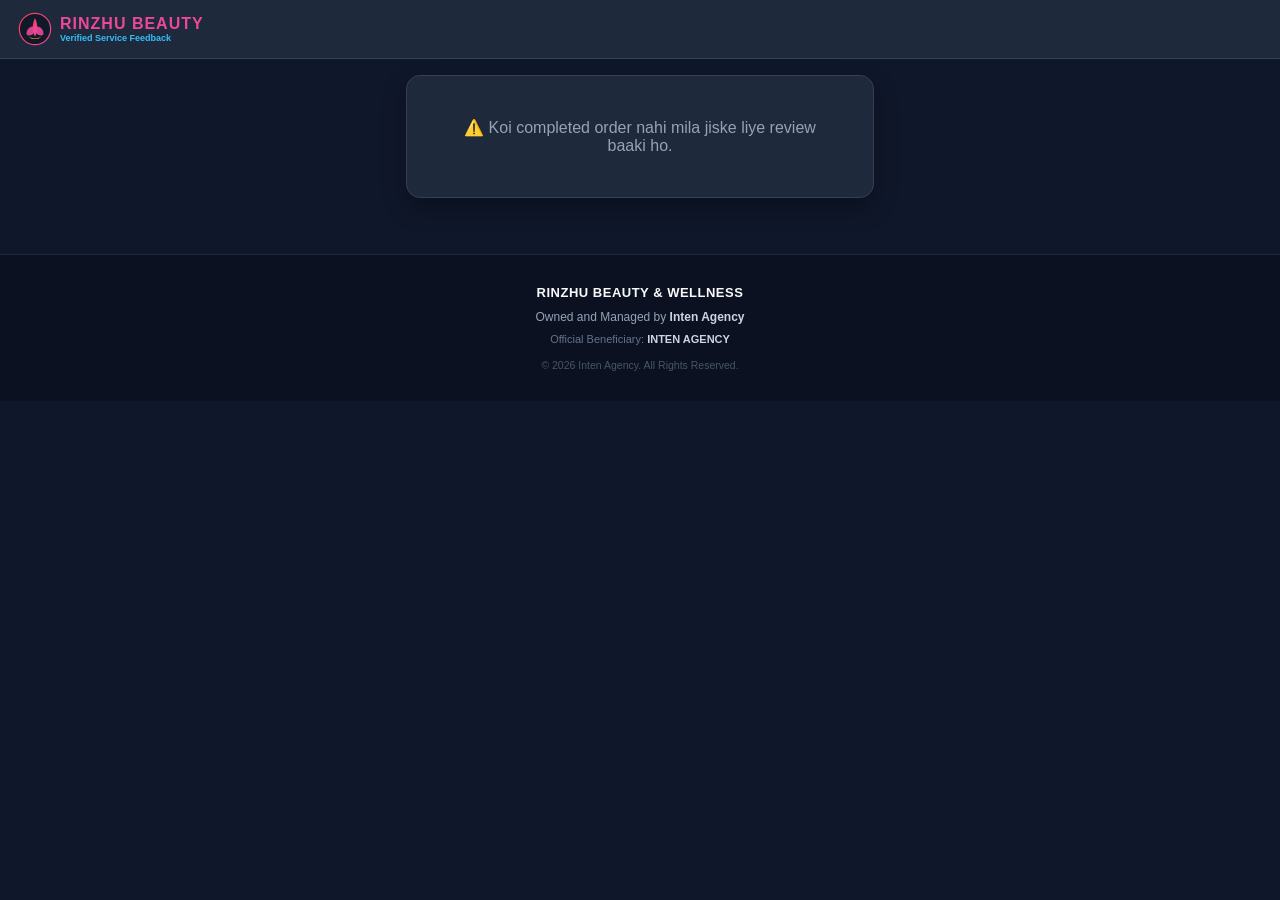
<file: rating.html>
<!DOCTYPE html>
<html lang="hi">
<head>
  <meta charset="UTF-8">
  <meta name="viewport" content="width=device-width, initial-scale=1.0">
  <title>Rinzhu Beauty - Customer Service Rating</title>
  <style>
    * { margin:0; padding:0; box-sizing:border-box; font-family:-apple-system, BlinkMacSystemFont, 'Segoe UI', Roboto, sans-serif; }
    body { background:#0f172a; color:#f8fafc; padding-bottom:60px; }

    header {
      background:#1e293b;
      padding:12px 18px;
      display:flex;
      justify-content:space-between;
      align-items:center;
      border-bottom:1px solid #334155;
    }
    .brand-wrap { display:flex; align-items:center; gap:8px; }

    .container { max-width:500px; margin:0 auto; padding:16px; }

    .rating-card {
      background:#1e293b;
      border:1px solid #334155;
      border-radius:14px;
      padding:22px 18px;
      box-shadow:0 10px 25px rgba(0,0,0,0.3);
      text-align:center;
    }

    .partner-avatar {
      width:70px;
      height:70px;
      border-radius:50%;
      border:3px solid #ec4899;
      object-fit:cover;
      margin:0 auto 10px;
      background:#0f172a;
    }

    .partner-name { font-size:18px; font-weight:800; color:#f8fafc; }
    .service-tag { font-size:12px; color:#38bdf8; margin-top:2px; font-weight:600; }
    .order-id-badge {
      display:inline-block;
      background:#334155;
      color:#94a3b8;
      font-size:10.5px;
      padding:3px 8px;
      border-radius:6px;
      margin:8px 0 16px;
      font-weight:700;
    }

    /* Interactive Stars */
    .stars-box {
      display:flex;
      justify-content:center;
      gap:10px;
      margin-bottom:14px;
    }
    .star-btn {
      font-size:32px;
      color:#475569;
      cursor:pointer;
      transition:transform 0.15s, color 0.15s;
      user-select:none;
    }
    .star-btn.active { color:#fbbf24; transform:scale(1.15); }

    .rating-label {
      font-size:13px;
      font-weight:700;
      color:#facc15;
      min-height:20px;
      margin-bottom:16px;
    }

    .feedback-input {
      width:100%;
      background:#0f172a;
      border:1px solid #334155;
      color:#fff;
      border-radius:8px;
      padding:12px;
      font-size:12.5px;
      resize:none;
      margin-bottom:16px;
      outline:none;
    }
    .feedback-input:focus { border-color:#ec4899; }

    .btn-submit {
      background:#16a34a;
      color:#fff;
      border:none;
      width:100%;
      padding:13px;
      border-radius:8px;
      font-size:14px;
      font-weight:800;
      cursor:pointer;
      transition:0.2s;
    }
    .btn-submit:hover { background:#15803d; }

    .lock-banner {
      background:#064e3b;
      border:1px solid #059669;
      color:#a7f3d0;
      border-radius:8px;
      padding:14px;
      font-size:12.5px;
      margin-top:14px;
      display:none;
    }
  </style>
</head>
<body>

  <header>
    <div class="brand-wrap">
      <svg width="34" height="34" viewBox="0 0 100 100" fill="none" xmlns="http://www.w3.org/2000/svg">
        <defs>
          <linearGradient id="glowGrad" x1="0%" y1="0%" x2="100%" y2="100%">
            <stop offset="0%" stop-color="#f43f5e" />
            <stop offset="100%" stop-color="#ec4899" />
          </linearGradient>
        </defs>
        <circle cx="50" cy="50" r="46" fill="#111827" stroke="url(#glowGrad)" stroke-width="3.5"/>
        <path d="M50 18 C41 36, 41 58, 50 72 C59 58, 59 36, 50 18 Z" fill="url(#glowGrad)"/>
        <path d="M50 42 C34 42, 22 52, 26 68 C34 72, 45 67, 50 58 Z" fill="#ec4899" opacity="0.9"/>
        <path d="M50 42 C66 42, 78 52, 74 68 C66 72, 55 67, 50 58 Z" fill="#ec4899" opacity="0.9"/>
        <path d="M32 72 C44 80, 56 80, 68 72 C63 82, 37 82, 32 72 Z" fill="#fbbf24"/>
      </svg>
      <div style="display:flex; flex-direction:column;">
        <span style="font-size:16px; font-weight:900; color:#ec4899; letter-spacing:1px;">RINZHU BEAUTY</span>
        <span style="font-size:9px; font-weight:600; color:#38bdf8;">Verified Service Feedback</span>
      </div>
    </div>
  </header>

  <div class="container">
    <div class="rating-card">
      <img id="b-avatar" src="data:image/svg+xml;utf8,<svg xmlns='http://www.w3.org/2000/svg' width='70' height='70' viewBox='0 0 24 24' fill='%23ec4899'><path d='M12 12c2.21 0 4-1.79 4-4s-1.79-4-4-4-4 1.79-4 4 1.79 4 4 4zm0 2c-2.67 0-8 1.34-8 4v2h16v-2c0-2.66-5.33-4-8-4z'/></svg>" class="partner-avatar" alt="Beautician DP" />
      
      <div class="partner-name" id="b-name">Verified Partner</div>
      <div class="service-tag" id="b-service">Salon Doorstep Service</div>
      <div class="order-id-badge" id="b-order-id">Order ID: --</div>

      <!-- Star Selection Form -->
      <div id="rating-form-block">
        <div class="stars-box">
          <span class="star-btn" onclick="selectStar(1)">★</span>
          <span class="star-btn" onclick="selectStar(2)">★</span>
          <span class="star-btn" onclick="selectStar(3)">★</span>
          <span class="star-btn" onclick="selectStar(4)">★</span>
          <span class="star-btn" onclick="selectStar(5)">★</span>
        </div>

        <div class="rating-label" id="star-desc">Star chuniye</div>

        <textarea id="feedback-text" class="feedback-input" rows="3" placeholder="Aapka anubhav kaisa raha? (e.g. Kaam bahut safai se kiya, behad polite the)"></textarea>

        <button class="btn-submit" onclick="submitRating()">⭐ Submit Review</button>
      </div>

      <!-- Already Submitted Notice -->
      <div id="rating-done-banner" class="lock-banner">
        ✔ <b>Dhanyawad!</b> Is service ke liye aapka feedback aur rating pehle hi darj kiya ja chuka hai.
      </div>
    </div>
  </div>

  <!-- Corporate Identity Footer -->
  <footer style="background:#0b1120; color:#64748b; text-align:center; padding:28px 16px; margin-top:40px; font-size:11.5px; border-top:1px solid #1e293b; line-height:1.6;">
    <p style="color:#f8fafc; font-weight:800; font-size:13px; letter-spacing:0.5px; margin-bottom:4px;">
      RINZHU BEAUTY &amp; WELLNESS
    </p>
    <p style="margin-bottom:4px; color:#94a3b8; font-size:12px;">
      Owned and Managed by <b style="color:#cbd5e1;">Inten Agency</b>
    </p>
    <p style="color:#64748b; font-size:11px; margin-bottom:8px;">
      Official Beneficiary: <b style="color:#cbd5e1;">INTEN AGENCY</b>
    </p>
    <div style="font-size:10.5px; color:#475569;">
      <span>&copy; 2026 Inten Agency. All Rights Reserved.</span>
    </div>
  </footer>

  <script>
    let currentRating = 0;
    let targetOrder = null;
    let targetBeautician = null;

    const starTexts = {
      1: "1 Star: Bahut Kharab / Unsatisfied",
      2: "2 Star: Theek-thaak / Below Average",
      3: "3 Star: Acha Anubhav / Satisfactory",
      4: "4 Star: Bahut Acha / Highly Recommended",
      5: "5 Star: Shandar & Perfect / Loved the Service!"
    };

    function selectStar(val) {
      currentRating = val;
      const stars = document.querySelectorAll('.star-btn');
      stars.forEach((s, idx) => {
        if (idx < val) s.classList.add('active');
        else s.classList.remove('active');
      });
      document.getElementById('star-desc').innerText = starTexts[val];
    }

    function initRatingPage() {
      const urlParams = new URLSearchParams(window.location.search);
      const orderId = urlParams.get('orderId');

      const orders = JSON.parse(localStorage.getItem('rinzhu_orders')) || [];
      const partners = JSON.parse(localStorage.getItem('rinzhu_beauticians')) || [];

      if (!orderId) {
        // Fallback: pick the latest completed order
        targetOrder = orders.slice().reverse().find(o => o.status === 'Completed');
      } else {
        targetOrder = orders.find(o => o.id === orderId);
      }

      if (!targetOrder) {
        document.querySelector('.rating-card').innerHTML = `
          <div style="padding:20px; color:#94a3b8;">
            ⚠️ Koi completed order nahi mila jiske liye review baaki ho.
          </div>
        `;
        return;
      }

      // Populate Beautician details
      if (targetOrder.assignedTo) {
        targetBeautician = partners.find(p => p.phone === targetOrder.assignedTo);
      }

      document.getElementById('b-name').innerText = targetBeautician ? targetBeautician.name : "Verified Partner";
      document.getElementById('b-service').innerText = targetOrder.services;
      document.getElementById('b-order-id').innerText = `Order ID: ${targetOrder.id}`;

      if (targetBeautician && targetBeautician.profileImg) {
        document.getElementById('b-avatar').src = targetBeautician.profileImg;
      }

      // Check if rating already provided for this service
      if (targetOrder.isRated) {
        document.getElementById('rating-form-block').style.display = 'none';
        document.getElementById('rating-done-banner').style.display = 'block';
      }
    }

    function submitRating() {
      if (currentRating === 0) {
        alert("Kripya kam se kam 1 Star chun kar rating dein!");
        return;
      }

      const comment = document.getElementById('feedback-text').value.trim();

      // 1. Mark Order as Rated (Locks duplicate rating)
      let orders = JSON.parse(localStorage.getItem('rinzhu_orders')) || [];
      const ordIdx = orders.findIndex(o => o.id === targetOrder.id);
      if (ordIdx !== -1) {
        orders[ordIdx].isRated = true;
        orders[ordIdx].customerRating = currentRating;
        orders[ordIdx].customerFeedback = comment;
        localStorage.setItem('rinzhu_orders', JSON.stringify(orders));
      }

      // 2. Sync to Beautician Partner profile
      if (targetBeautician) {
        let partners = JSON.parse(localStorage.getItem('rinzhu_beauticians')) || [];
        const partIdx = partners.findIndex(p => p.phone === targetBeautician.phone);
        if (partIdx !== -1) {
          if (!partners[partIdx].ratingsList) partners[partIdx].ratingsList = [];
          partners[partIdx].ratingsList.push({
            orderId: targetOrder.id,
            rating: currentRating,
            feedback: comment,
            date: new Date().toLocaleDateString()
          });
          localStorage.setItem('rinzhu_beauticians', JSON.stringify(partners));
        }
      }

      alert("Aapka review safaltapoorvak darj ho gaya hai! Rinzhu Beauty ko chunne ke liye dhanyawad.");

      document.getElementById('rating-form-block').style.display = 'none';
      document.getElementById('rating-done-banner').style.display = 'block';
    }

    initRatingPage();
  </script>
</body>
</html>
</file>
